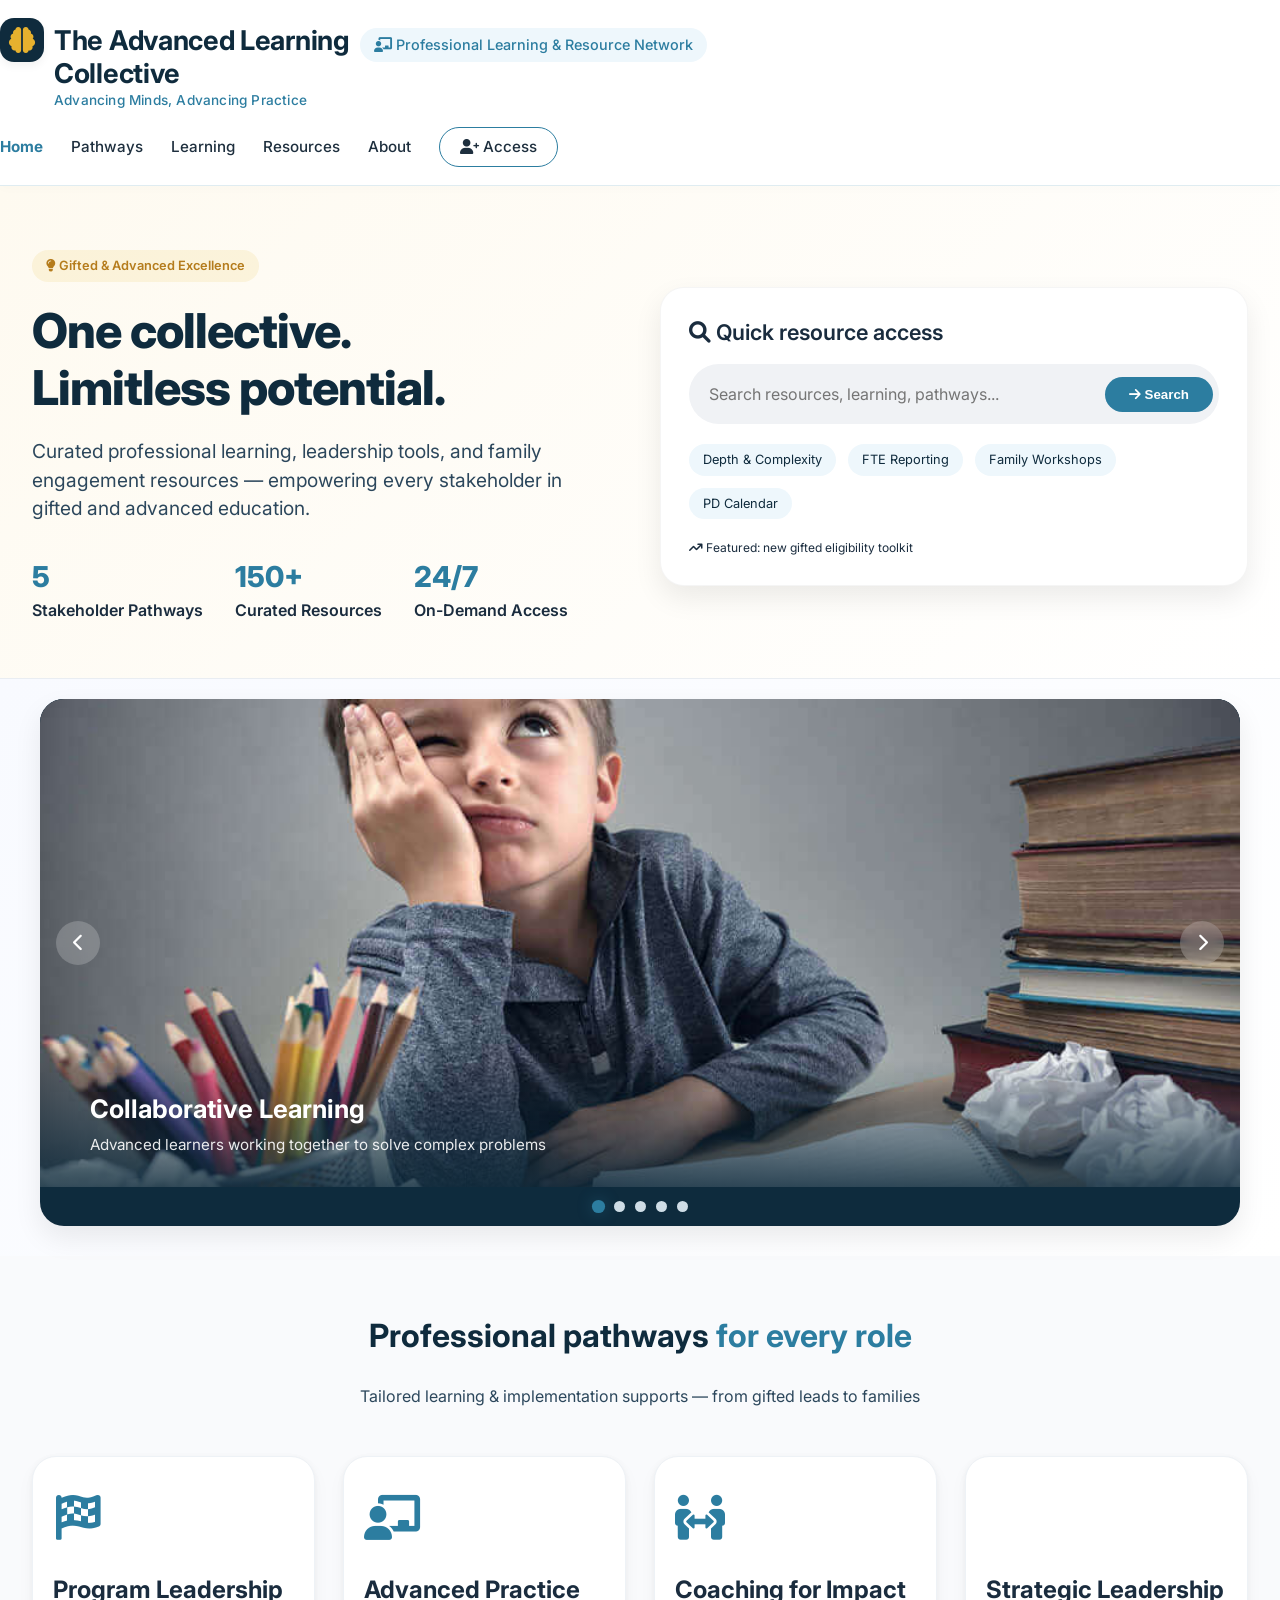
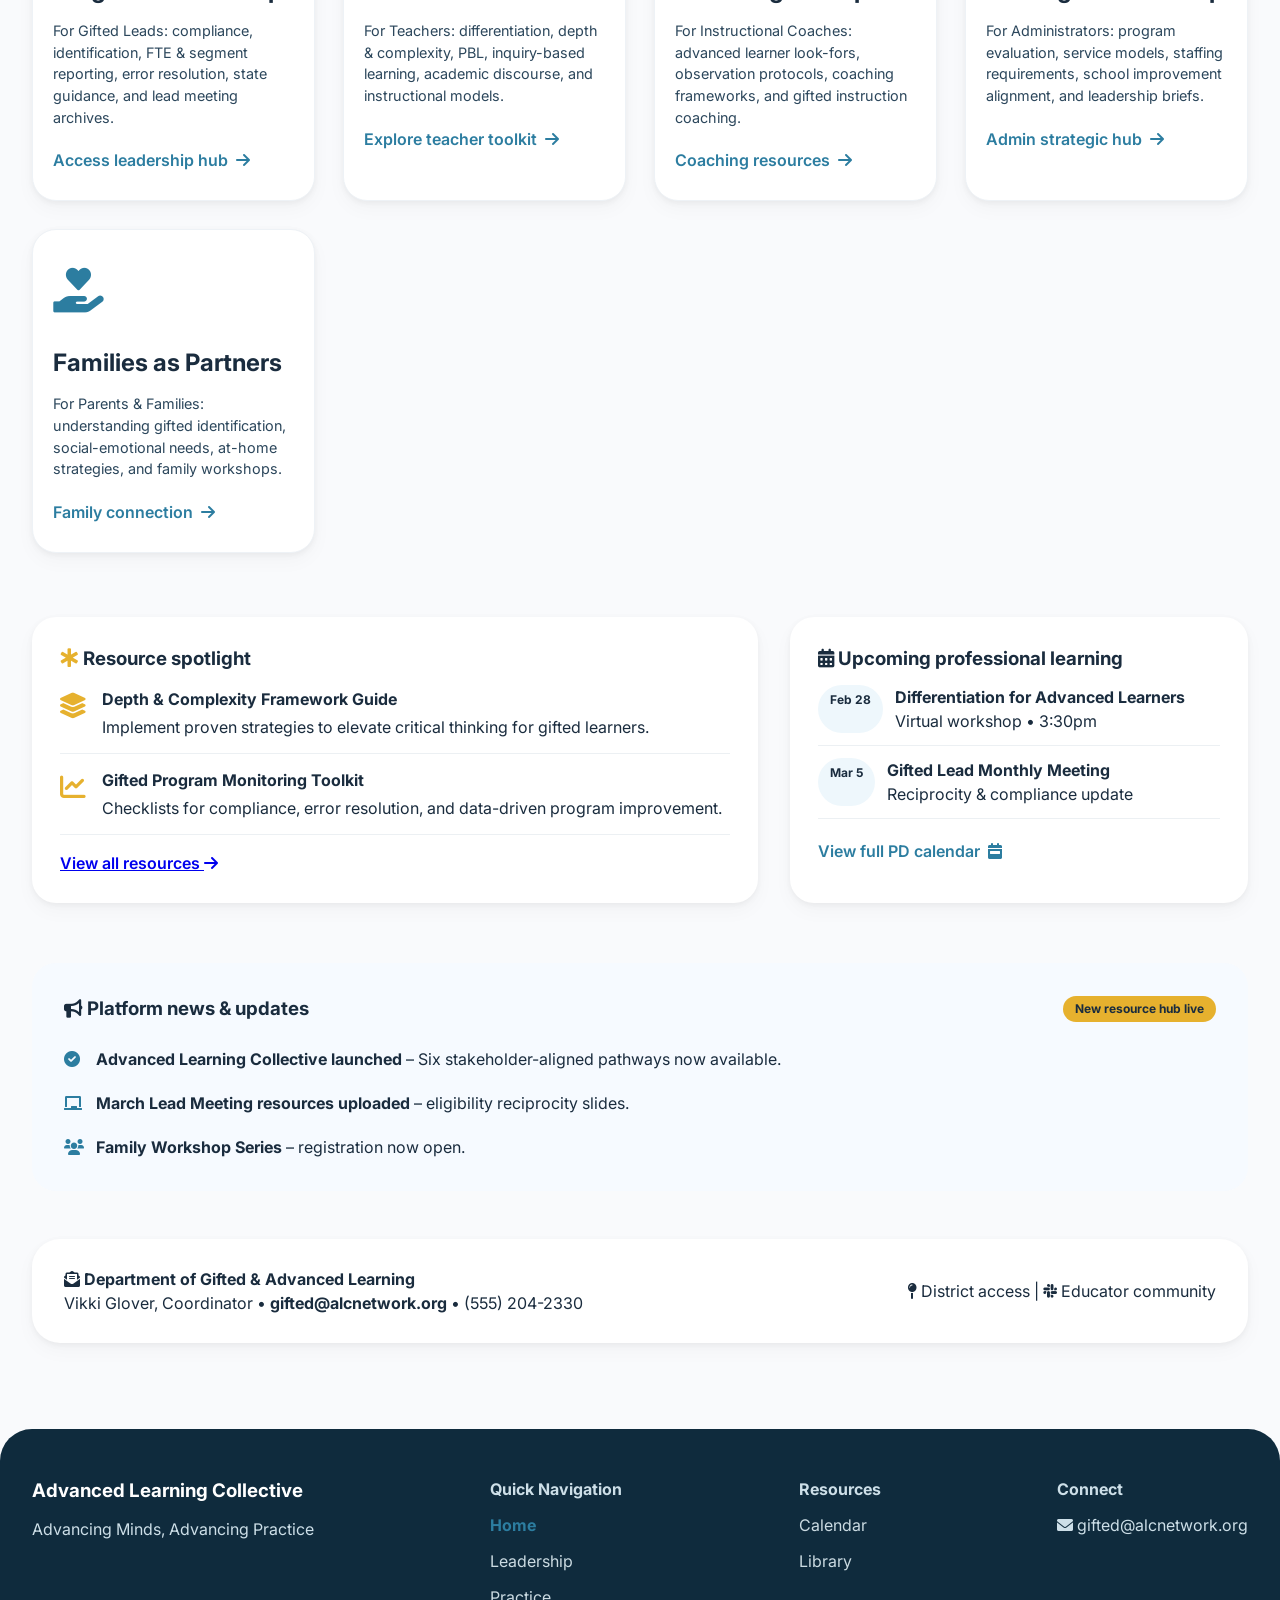
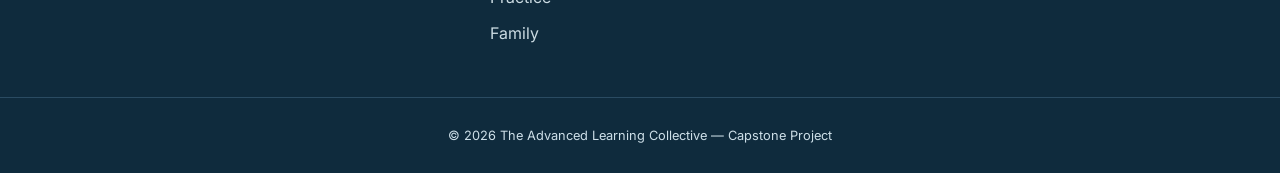
<file: index.html>
<!DOCTYPE html>
<html lang="en">
<head>
  <meta charset="UTF-8">
  <meta name="viewport" content="width=device-width, initial-scale=1.0">
  <title>ALC | Home</title>
  <link href="https://fonts.googleapis.com/css2?family=Inter:opsz,wght@14..32,300;14..32,400;14..32,600;14..32,700;14..32,800&display=swap" rel="stylesheet">
  <link rel="stylesheet" href="https://cdnjs.cloudflare.com/ajax/libs/font-awesome/6.0.0-beta3/css/all.min.css">
  <link rel="stylesheet" href="styles.css">
</head>
<body>

<header class="site-header">
  <div class="container header-flex">
    <div class="logo-area">
      <div class="logo-icon"><i class="fas fa-brain"></i></div>
      <div class="logo-text">
        <h1>The Advanced Learning <br>Collective</h1>
        <span>Advancing Minds, Advancing Practice</span>
      </div>
      <div class="tagline-header"><i class="fas fa-chalkboard-user"></i> Professional Learning & Resource Network</div>
    </div>
    <div class="nav-links">
      <a href="index.html">Home</a>
      <a href="paths.html">Pathways</a>
      <a href="learn.html">Learning</a>
      <a href="resources.html">Resources</a>
      <a href="about.html">About</a>
      <a href="access.html" class="btn-outline"><i class="fas fa-user-plus"></i> Access</a>
      <span id="userGreeting" style="display: none; font-weight: 600; color: var(--primary-accent);"></span>
      <button id="logoutBtn" onclick="logout()" style="display: none; background: none; border: 1px solid #dc3545; color: #dc3545; padding: 6px 16px; border-radius: 20px; cursor: pointer; font-weight: 500; font-family: 'Inter', sans-serif;">
        <i class="fas fa-sign-out-alt"></i> Logout
      </button>
    </div>
  </div>
</header>

<main>
  <section class="hero">
    <div class="container hero-grid">
      <div class="hero-content">
        <div class="hero-badge"><i class="fas fa-lightbulb"></i> Gifted & Advanced Excellence</div>
        <h2>One collective.<br>Limitless potential.</h2>
        <p>Curated professional learning, leadership tools, and family engagement resources — empowering every stakeholder in gifted and advanced education.</p>
        <div class="hero-stats">
          <div class="stat-item"><span class="stat-number">5</span> <br>Stakeholder Pathways</div>
          <div class="stat-item"><span class="stat-number">150+</span><br>Curated Resources</div>
          <div class="stat-item"><span class="stat-number">24/7</span><br>On-Demand Access</div>
        </div>
      </div>
      <div class="quick-search">
        <h3><i class="fas fa-magnifying-glass"></i> Quick resource access</h3>
        <div class="search-box" style="position: relative;">
          <input type="text" id="globalSearch" placeholder="Search resources, learning, pathways..." autocomplete="off">
          <button onclick="performGlobalSearch()"><i class="fas fa-arrow-right"></i> Search</button>
          <!-- Search Results Dropdown -->
          <div id="searchDropdown" style="display: none; position: absolute; top: 100%; left: 0; right: 0; background: white; border-radius: 12px; box-shadow: var(--shadow-md); margin-top: 8px; max-height: 400px; overflow-y: auto; z-index: 1000; border: 1px solid var(--gray-light);">
            <div id="searchResultsList"></div>
          </div>
        </div>
        <div class="featured-links">
          <a href="resources.html">Depth & Complexity</a>
          <a href="resources.html">FTE Reporting</a>
          <a href="family.html">Family Workshops</a>
          <a href="calendar.html">PD Calendar</a>
        </div>
        <p style="font-size: 0.75rem; margin-top: 20px;"><i class="fas fa-arrow-trend-up"></i> Featured: new gifted eligibility toolkit</p>
      </div>
    </div>
  </section>

  <section class="slideshow-section">
    <div class="container">
      <div class="slideshow-container">
        <div class="slideshow-wrapper">
          <div class="slideshow-slides" id="slideshowSlides">
            <div class="slide active">
              <div class="slide-placeholder">
                <i class="fas fa-image" style="font-size: 4rem; color: var(--gold-accent);"></i>
                <p style="margin-top: 20px; color: rgba(255,255,255,0.7);">Loading slideshow images...</p>
              </div>
            </div>
          </div>
          <button class="slide-arrow slide-arrow-left" id="slidePrev">
            <i class="fas fa-chevron-left"></i>
          </button>
          <button class="slide-arrow slide-arrow-right" id="slideNext">
            <i class="fas fa-chevron-right"></i>
          </button>
        </div>
        <div class="slide-dots" id="slideDots"></div>
      </div>
    </div>
  </section>

  <div class="container">
    <h2 class="section-title">Professional pathways <span style="color: var(--primary-accent);">for every role</span></h2>
    <p class="section-sub">Tailored learning & implementation supports — from gifted leads to families</p>
    <div class="pathways-grid">
      <div class="pathway-card">
        <div class="card-icon"><i class="fas fa-flag-checkered"></i></div>
        <h3>Program Leadership</h3>
        <p>For Gifted Leads: compliance, identification, FTE & segment reporting, error resolution, state guidance, and lead meeting archives.</p>
        <a href="leadership.html" class="path-link">Access leadership hub <i class="fas fa-arrow-right"></i></a>
      </div>
      <div class="pathway-card">
        <div class="card-icon"><i class="fas fa-chalkboard-user"></i></div>
        <h3>Advanced Practice</h3>
        <p>For Teachers: differentiation, depth & complexity, PBL, inquiry-based learning, academic discourse, and instructional models.</p>
        <a href="practice.html" class="path-link">Explore teacher toolkit <i class="fas fa-arrow-right"></i></a>
      </div>
      <div class="pathway-card">
        <div class="card-icon"><i class="fas fa-people-arrows"></i></div>
        <h3>Coaching for Impact</h3>
        <p>For Instructional Coaches: advanced learner look-fors, observation protocols, coaching frameworks, and gifted instruction coaching.</p>
        <a href="coaching.html" class="path-link">Coaching resources <i class="fas fa-arrow-right"></i></a>
      </div>
      <div class="pathway-card">
        <div class="card-icon"><i class="fas fa-building-user"></i></div>
        <h3>Strategic Leadership</h3>
        <p>For Administrators: program evaluation, service models, staffing requirements, school improvement alignment, and leadership briefs.</p>
        <a href="strategic.html" class="path-link">Admin strategic hub <i class="fas fa-arrow-right"></i></a>
      </div>
      <div class="pathway-card">
        <div class="card-icon"><i class="fas fa-hand-holding-heart"></i></div>
        <h3>Families as Partners</h3>
        <p>For Parents & Families: understanding gifted identification, social-emotional needs, at-home strategies, and family workshops.</p>
        <a href="family.html" class="path-link">Family connection <i class="fas fa-arrow-right"></i></a>
      </div>
    </div>
  </div>

  <div class="container two-col-flex">
    <div class="resources-preview">
      <h3><i class="fas fa-star-of-life" style="color: var(--gold-accent);"></i> Resource spotlight</h3>
      <div class="res-item">
        <div class="res-icon"><i class="fas fa-layer-group"></i></div>
        <div class="res-info">
          <h4>Depth & Complexity Framework Guide</h4>
          <p>Implement proven strategies to elevate critical thinking for gifted learners.</p>
        </div>
      </div>
      <div class="res-item">
        <div class="res-icon"><i class="fas fa-chart-line"></i></div>
        <div class="res-info">
          <h4>Gifted Program Monitoring Toolkit</h4>
          <p>Checklists for compliance, error resolution, and data-driven program improvement.</p>
        </div>
      </div>
      <div style="margin-top: 16px;"><a href="resources.html" style="font-weight: 600;">View all resources <i class="fas fa-arrow-right"></i></a></div>
    </div>
    <div class="calendar-preview">
      <h3><i class="fas fa-calendar-alt"></i> Upcoming professional learning</h3>
      <div class="event-item">
        <div class="event-date">Feb 28</div>
        <div><strong>Differentiation for Advanced Learners</strong><br>Virtual workshop • 3:30pm</div>
      </div>
      <div class="event-item">
        <div class="event-date">Mar 5</div>
        <div><strong>Gifted Lead Monthly Meeting</strong><br>Reciprocity & compliance update</div>
      </div>
      <div style="margin-top: 20px;"><a href="calendar.html" class="path-link">View full PD calendar <i class="fas fa-calendar-week"></i></a></div>
    </div>
  </div>

  <div class="container">
    <div class="news-section">
      <div style="display: flex; justify-content: space-between; flex-wrap: wrap; align-items: center;">
        <h3><i class="fas fa-bullhorn"></i> Platform news & updates</h3>
        <span style="background: var(--gold-accent); padding: 4px 12px; border-radius: 30px; font-size: 0.75rem; font-weight: bold;">New resource hub live</span>
      </div>
      <div class="update-list" style="margin-top: 24px;">
        <div class="update-item"><i class="fas fa-check-circle"></i> <strong>Advanced Learning Collective launched</strong> – Six stakeholder-aligned pathways now available.</div>
        <div class="update-item"><i class="fas fa-chalkboard"></i> <strong>March Lead Meeting resources uploaded</strong> – eligibility reciprocity slides.</div>
        <div class="update-item"><i class="fas fa-users"></i> <strong>Family Workshop Series</strong> – registration now open.</div>
      </div>
    </div>
  </div>

  <div class="container" style="margin-bottom: 30px;">
    <div style="background: var(--white); border-radius: 28px; padding: 28px 32px; box-shadow: var(--shadow-sm); display: flex; flex-wrap: wrap; justify-content: space-between; align-items: center; gap: 20px;">
      <div>
        <h4><i class="fas fa-envelope-open-text"></i> Department of Gifted & Advanced Learning</h4>
        <p>Vikki Glover, Coordinator • <strong>gifted@alcnetwork.org</strong> • (555) 204-2330</p>
      </div>
      <div><i class="fas fa-map-pin"></i> District access | <i class="fab fa-slack"></i> Educator community</div>
    </div>
  </div>
</main>

<footer class="footer">
  <div class="container footer-grid">
    <div class="footer-col">
      <h3 style="color: white;">Advanced Learning Collective</h3>
      <p>Advancing Minds, Advancing Practice</p>
    </div>
    <div class="footer-col">
      <h4>Quick Navigation</h4>
      <p><a href="index.html">Home</a></p>
      <p><a href="leadership.html">Leadership</a></p>
      <p><a href="practice.html">Practice</a></p>
      <p><a href="family.html">Family</a></p>
    </div>
    <div class="footer-col">
      <h4>Resources</h4>
      <p><a href="calendar.html">Calendar</a></p>
      <p><a href="resources.html">Library</a></p>
    </div>
    <div class="footer-col">
      <h4>Connect</h4>
      <p><i class="fas fa-envelope"></i> gifted@alcnetwork.org</p>
    </div>
  </div>
  <div class="container copyright">
    <p>© 2026 The Advanced Learning Collective — Capstone Project</p>
  </div>
</footer>

<script src="script.js"></script>
</body>
</html>
</file>
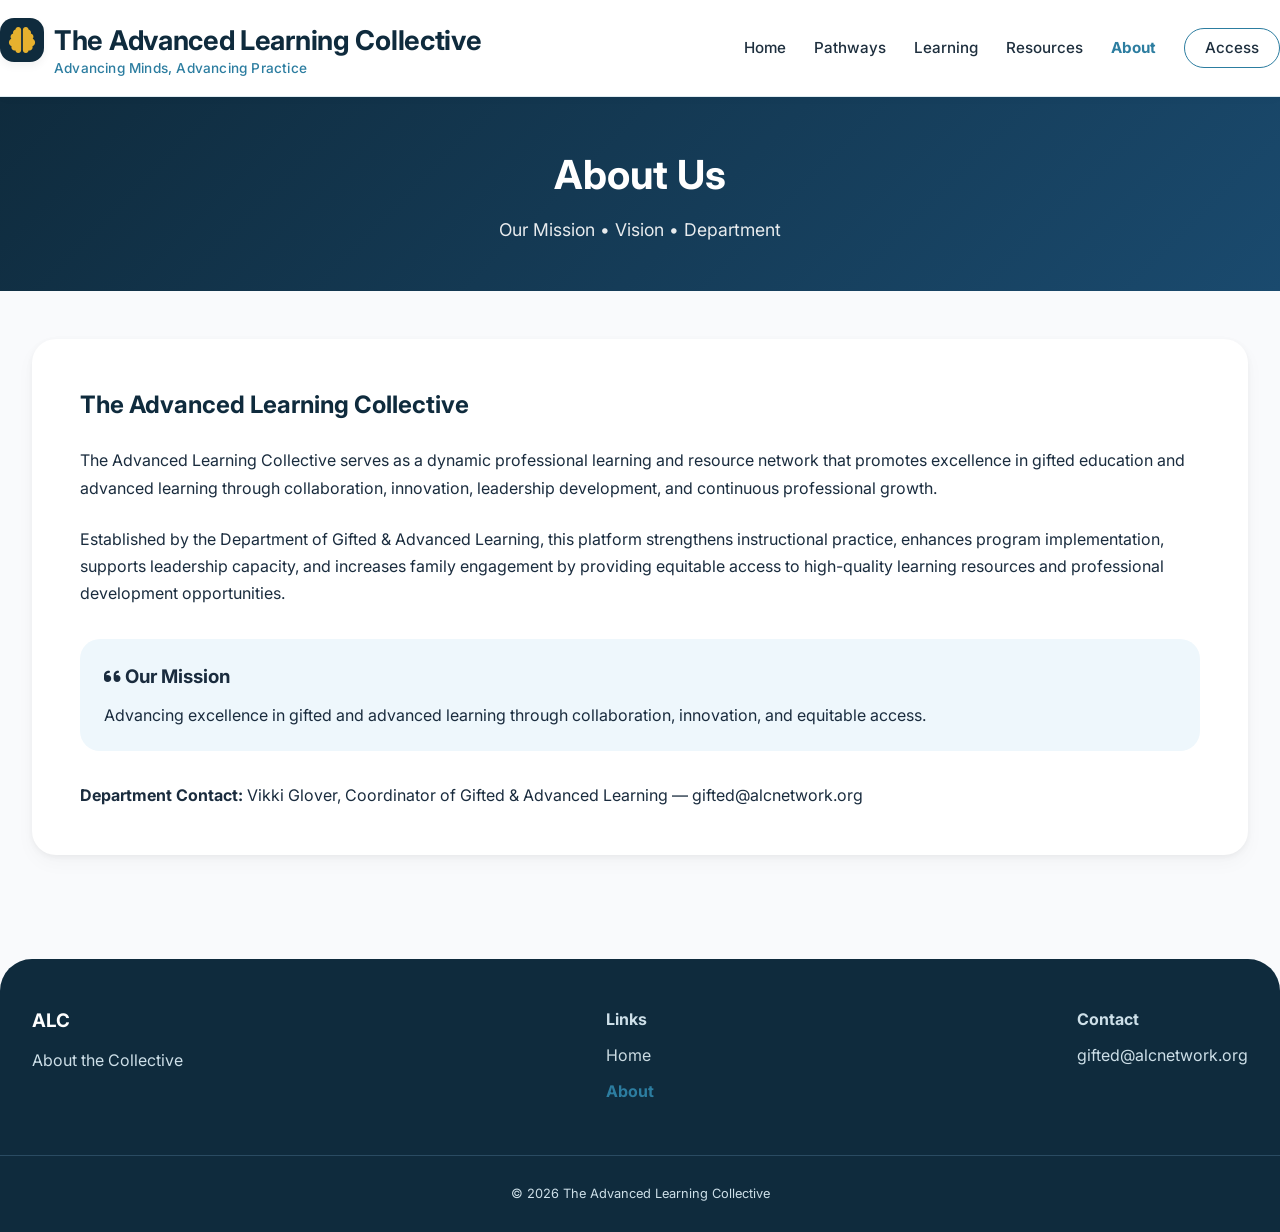
<file: about.html>
<!DOCTYPE html>
<html lang="en">
<head>
  <meta charset="UTF-8">
  <meta name="viewport" content="width=device-width, initial-scale=1.0">
  <title>ALC | About</title>
  <link href="https://fonts.googleapis.com/css2?family=Inter:opsz,wght@14..32,300;14..32,400;14..32,600;14..32,700;14..32,800&display=swap" rel="stylesheet">
  <link rel="stylesheet" href="https://cdnjs.cloudflare.com/ajax/libs/font-awesome/6.0.0-beta3/css/all.min.css">
  <link rel="stylesheet" href="styles.css">
</head>
<body>

<header class="site-header">
  <div class="container header-flex">
    <div class="logo-area">
      <div class="logo-icon"><i class="fas fa-brain"></i></div>
      <div class="logo-text"><h1>The Advanced Learning Collective</h1><span>Advancing Minds, Advancing Practice</span></div>
    </div>
    <div class="nav-links">
      <a href="index.html">Home</a>
      <a href="paths.html">Pathways</a>
      <a href="learn.html">Learning</a>
      <a href="resources.html">Resources</a>
      <a href="about.html">About</a>
      <a href="access.html" class="btn-outline">Access</a>
    </div>
  </div>
</header>

<section class="page-header">
  <div class="container">
    <h1>About Us</h1>
    <p>Our Mission • Vision • Department</p>
  </div>
</section>

<div class="container">
  <div style="background: white; border-radius: var(--card-radius); padding: 48px; margin: 48px 0; box-shadow: var(--shadow-sm);">
    <h2 style="color: var(--primary-dark); margin-bottom: 24px;">The Advanced Learning Collective</h2>
    <p style="margin-bottom: 24px; line-height: 1.7;">The Advanced Learning Collective serves as a dynamic professional learning and resource network that promotes excellence in gifted education and advanced learning through collaboration, innovation, leadership development, and continuous professional growth.</p>
    <p style="margin-bottom: 24px; line-height: 1.7;">Established by the Department of Gifted & Advanced Learning, this platform strengthens instructional practice, enhances program implementation, supports leadership capacity, and increases family engagement by providing equitable access to high-quality learning resources and professional development opportunities.</p>
    <div style="background: var(--primary-light); padding: 24px; border-radius: var(--border-radius); margin: 32px 0;">
      <h3><i class="fas fa-quote-left"></i> Our Mission</h3>
      <p style="margin-top: 12px;">Advancing excellence in gifted and advanced learning through collaboration, innovation, and equitable access.</p>
    </div>
    <p><strong>Department Contact:</strong> Vikki Glover, Coordinator of Gifted & Advanced Learning — gifted@alcnetwork.org</p>
  </div>
</div>

<footer class="footer">
  <div class="container footer-grid">
    <div class="footer-col"><h3 style="color: white;">ALC</h3><p>About the Collective</p></div>
    <div class="footer-col"><h4>Links</h4><p><a href="home.html">Home</a></p><p><a href="about.html">About</a></p></div>
    <div class="footer-col"><h4>Contact</h4><p>gifted@alcnetwork.org</p></div>
  </div>
  <div class="container copyright"><p>© 2026 The Advanced Learning Collective</p></div>
</footer>
<script src="script.js"></script>
</body>
</html>
</file>
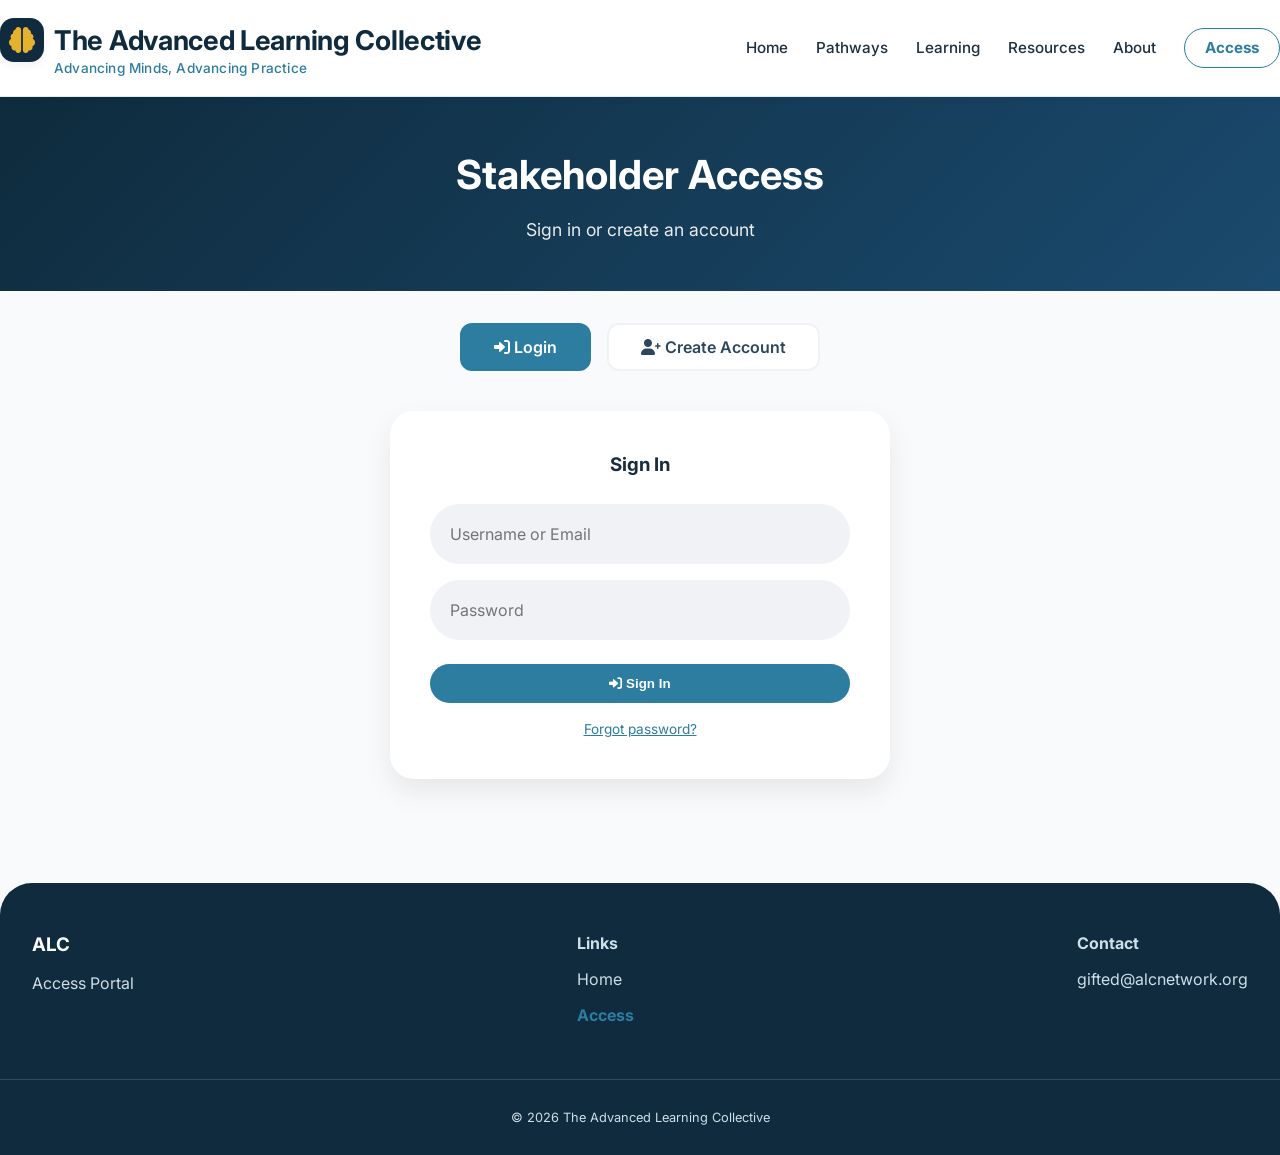
<file: access.html>
<!DOCTYPE html>
<html lang="en">
<head>
  <meta charset="UTF-8">
  <meta name="viewport" content="width=device-width, initial-scale=1.0">
  <title>ALC | Access</title>
  <link href="https://fonts.googleapis.com/css2?family=Inter:opsz,wght@14..32,300;14..32,400;14..32,600;14..32,700;14..32,800&display=swap" rel="stylesheet">
  <link rel="stylesheet" href="https://cdnjs.cloudflare.com/ajax/libs/font-awesome/6.0.0-beta3/css/all.min.css">
  <link rel="stylesheet" href="styles.css">
</head>
<body>

<header class="site-header">
  <div class="container header-flex">
    <div class="logo-area">
      <div class="logo-icon"><i class="fas fa-brain"></i></div>
      <div class="logo-text"><h1>The Advanced Learning Collective</h1><span>Advancing Minds, Advancing Practice</span></div>
    </div>
    <div class="nav-links">
      <a href="index.html">Home</a>
      <a href="paths.html">Pathways</a>
      <a href="learn.html">Learning</a>
      <a href="resources.html">Resources</a>
      <a href="about.html">About</a>
      <a href="access.html" class="btn-outline">Access</a>
    </div>
  </div>
</header>

<main>
  <section class="page-header">
    <div class="container">
      <h1>Stakeholder Access</h1>
      <p>Sign in or create an account</p>
    </div>
  </section>

  <div class="container">
    <div style="display: flex; justify-content: center; gap: 16px; margin: 32px 0 40px 0;">
      <button id="loginTab" class="access-tab active" onclick="switchAccessTab('login')">
        <i class="fas fa-sign-in-alt"></i> Login
      </button>
      <button id="createTab" class="access-tab" onclick="switchAccessTab('create')">
        <i class="fas fa-user-plus"></i> Create Account
      </button>
    </div>

    <div id="loginForm" style="max-width: 500px; margin: 0 auto 48px auto; background: white; border-radius: var(--card-radius); padding: 40px; box-shadow: var(--shadow-md);">
      <h3 style="margin-bottom: 24px; text-align: center;">Sign In</h3>
      <div class="search-box" style="margin-bottom: 16px;">
        <input type="text" id="loginUsername" placeholder="Username or Email">
      </div>
      <div class="search-box" style="margin-bottom: 24px;">
        <input type="password" id="loginPassword" placeholder="Password">
      </div>
      <button class="btn-outline" onclick="handleLogin()" style="width: 100%; text-align: center; display: block; background: var(--primary-accent); color: white; border: none; padding: 12px;">
        <i class="fas fa-sign-in-alt"></i> Sign In
      </button>
      <p style="text-align: center; margin-top: 16px; font-size: 0.85rem;">
        <a href="#" style="color: var(--primary-accent);">Forgot password?</a>
      </p>
    </div>

    <div id="createForm" style="max-width: 500px; margin: 0 auto 48px auto; background: white; border-radius: var(--card-radius); padding: 40px; box-shadow: var(--shadow-md); display: none;">
      <h3 style="margin-bottom: 24px; text-align: center;">Create Account</h3>
      
      <div class="search-box" style="margin-bottom: 16px;">
        <input type="text" id="createUsername" placeholder="Username">
      </div>
      <div class="search-box" style="margin-bottom: 16px;">
        <input type="email" id="createEmail" placeholder="Email Address">
      </div>
      <div class="search-box" style="margin-bottom: 16px;">
        <input type="password" id="createPassword" placeholder="Password (min 6 characters)">
      </div>
      <div class="search-box" style="margin-bottom: 24px;">
        <input type="password" id="createConfirm" placeholder="Confirm Password">
      </div>
      
      <div style="margin-bottom: 24px;">
        <p style="font-weight: 600; margin-bottom: 12px; color: var(--text-dark);">Account Type:</p>
        <div style="display: flex; gap: 20px; flex-wrap: wrap;">
          <label style="display: flex; align-items: center; gap: 8px; cursor: pointer; padding: 10px 20px; border: 2px solid var(--gray-light); border-radius: 12px; transition: 0.2s; flex: 1; min-width: 120px;">
            <input type="radio" name="accountType" value="admin" id="adminType" style="accent-color: var(--primary-accent);">
            <i class="fas fa-user-shield" style="color: var(--gold-accent);"></i>
            <span>Admin</span>
          </label>
          <label style="display: flex; align-items: center; gap: 8px; cursor: pointer; padding: 10px 20px; border: 2px solid var(--gray-light); border-radius: 12px; transition: 0.2s; flex: 1; min-width: 120px;">
            <input type="radio" name="accountType" value="standard" id="standardType" checked style="accent-color: var(--primary-accent);">
            <i class="fas fa-user" style="color: var(--primary-accent);"></i>
            <span>Standard</span>
          </label>
        </div>
      </div>
      
      <button class="btn-outline" onclick="handleCreateAccount()" style="width: 100%; text-align: center; display: block; background: var(--primary-accent); color: white; border: none; padding: 12px;">
        <i class="fas fa-user-plus"></i> Create Account
      </button>
      <p style="text-align: center; margin-top: 16px; font-size: 0.85rem; color: var(--text-soft);">
        Already have an account? <a href="#" onclick="switchAccessTab('login'); return false;" style="color: var(--primary-accent);">Sign in</a>
      </p>
    </div>
  </div>
</main>

<footer class="footer">
  <div class="container footer-grid">
    <div class="footer-col"><h3 style="color: white;">ALC</h3><p>Access Portal</p></div>
    <div class="footer-col"><h4>Links</h4><p><a href="index.html">Home</a></p><p><a href="access.html">Access</a></p></div>
    <div class="footer-col"><h4>Contact</h4><p>gifted@alcnetwork.org</p></div>
  </div>
  <div class="container copyright"><p>© 2026 The Advanced Learning Collective</p></div>
</footer>

<script src="script.js"></script>
</body>
</html>
</file>
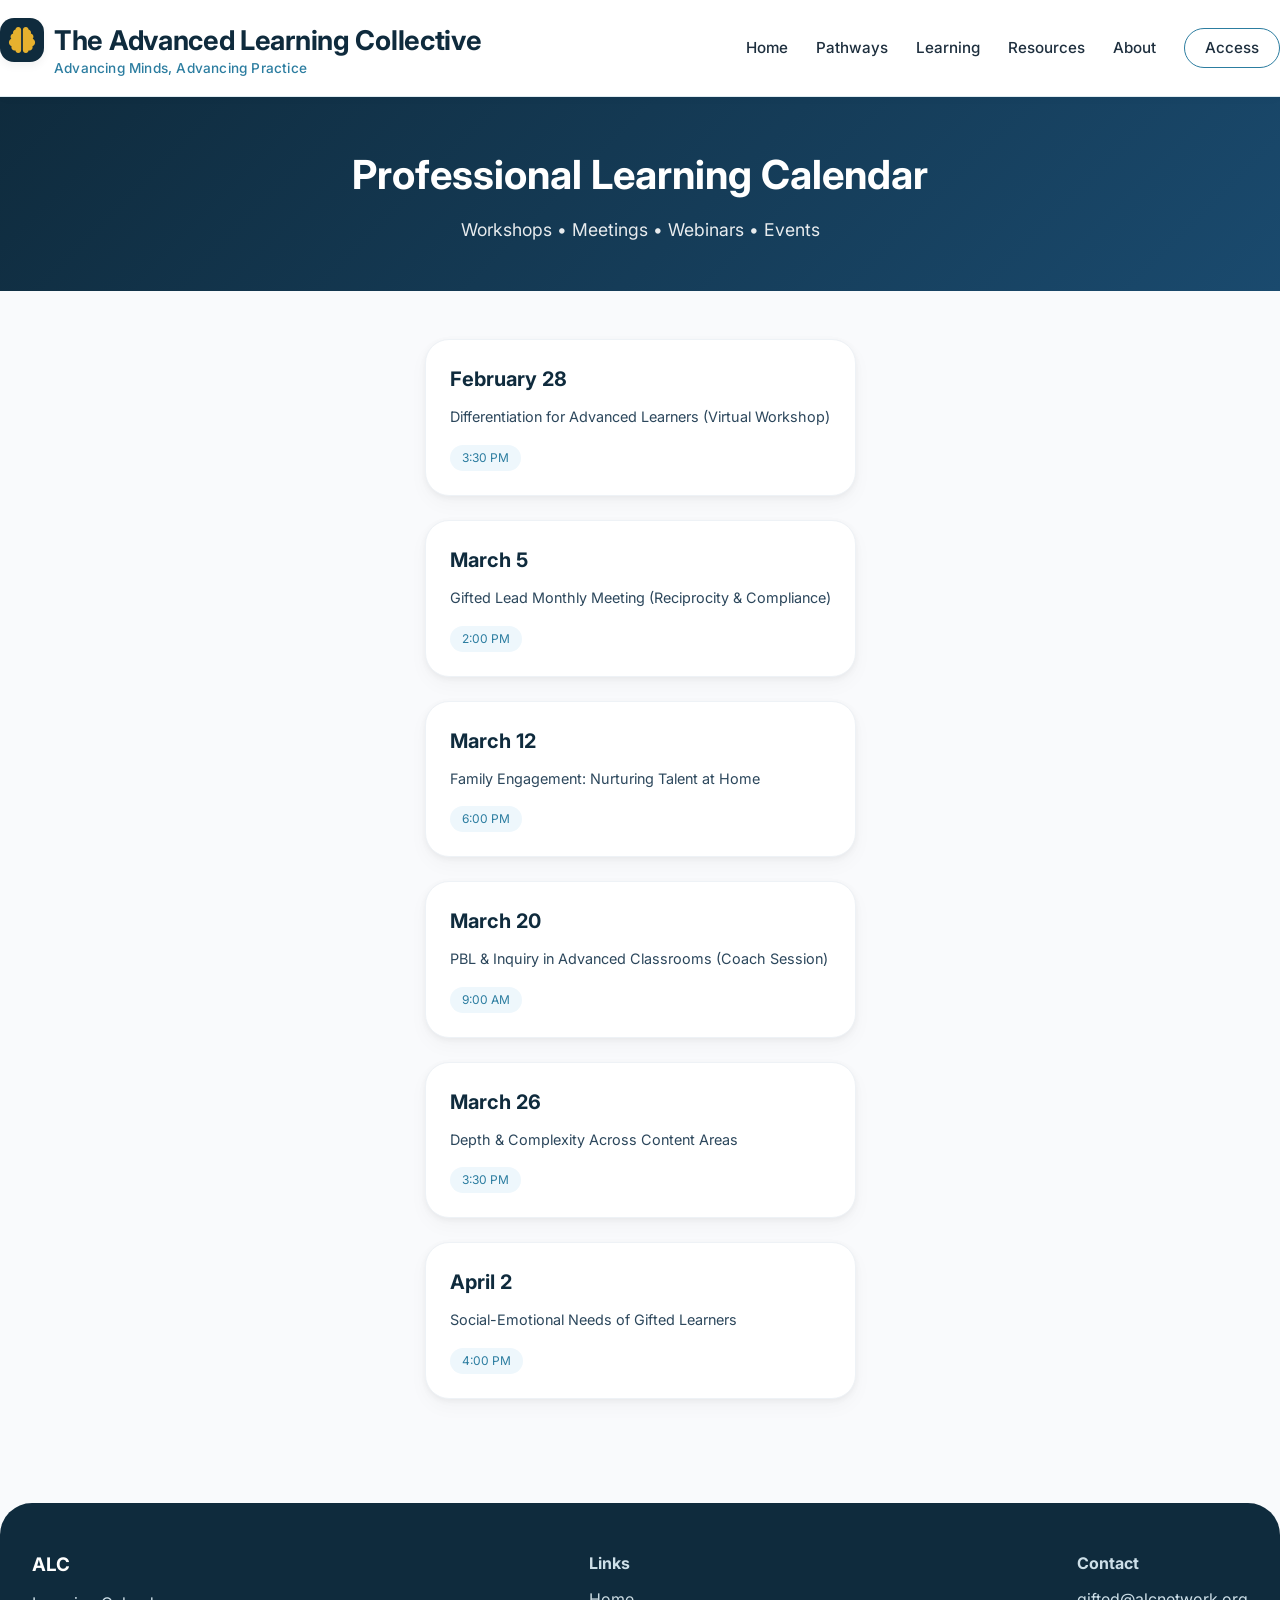
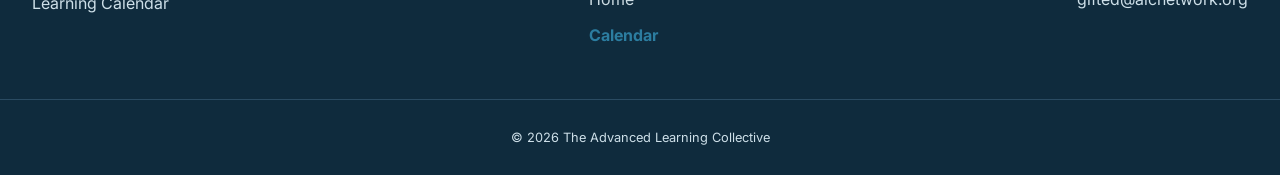
<file: calendar.html>
<!DOCTYPE html>
<html lang="en">
<head>
  <meta charset="UTF-8">
  <meta name="viewport" content="width=device-width, initial-scale=1.0">
  <title>ALC | Calendar</title>
  <link href="https://fonts.googleapis.com/css2?family=Inter:opsz,wght@14..32,300;14..32,400;14..32,600;14..32,700;14..32,800&display=swap" rel="stylesheet">
  <link rel="stylesheet" href="https://cdnjs.cloudflare.com/ajax/libs/font-awesome/6.0.0-beta3/css/all.min.css">
  <link rel="stylesheet" href="styles.css">
</head>
<body>

<header class="site-header">
  <div class="container header-flex">
    <div class="logo-area">
      <div class="logo-icon"><i class="fas fa-brain"></i></div>
      <div class="logo-text"><h1>The Advanced Learning Collective</h1><span>Advancing Minds, Advancing Practice</span></div>
    </div>
    <div class="nav-links">
      <a href="index.html">Home</a>
      <a href="paths.html">Pathways</a>
      <a href="learn.html">Learning</a>
      <a href="resources.html">Resources</a>
      <a href="about.html">About</a>
      <a href="access.html" class="btn-outline">Access</a>
    </div>
  </div>
</header>

<section class="page-header">
  <div class="container">
    <h1>Professional Learning Calendar</h1>
    <p>Workshops • Meetings • Webinars • Events</p>
  </div>
</section>

<div class="container">
  <div class="resource-grid">
    <div class="resource-card"><h3>February 28</h3><p>Differentiation for Advanced Learners (Virtual Workshop)</p><span class="resource-tag">3:30 PM</span></div>
    <div class="resource-card"><h3>March 5</h3><p>Gifted Lead Monthly Meeting (Reciprocity & Compliance)</p><span class="resource-tag">2:00 PM</span></div>
    <div class="resource-card"><h3>March 12</h3><p>Family Engagement: Nurturing Talent at Home</p><span class="resource-tag">6:00 PM</span></div>
    <div class="resource-card"><h3>March 20</h3><p>PBL & Inquiry in Advanced Classrooms (Coach Session)</p><span class="resource-tag">9:00 AM</span></div>
    <div class="resource-card"><h3>March 26</h3><p>Depth & Complexity Across Content Areas</p><span class="resource-tag">3:30 PM</span></div>
    <div class="resource-card"><h3>April 2</h3><p>Social-Emotional Needs of Gifted Learners</p><span class="resource-tag">4:00 PM</span></div>
  </div>
</div>

<footer class="footer">
  <div class="container footer-grid">
    <div class="footer-col"><h3 style="color: white;">ALC</h3><p>Learning Calendar</p></div>
    <div class="footer-col"><h4>Links</h4><p><a href="index.html">Home</a></p><p><a href="calendar.html">Calendar</a></p></div>
    <div class="footer-col"><h4>Contact</h4><p>gifted@alcnetwork.org</p></div>
  </div>
  <div class="container copyright"><p>© 2026 The Advanced Learning Collective</p></div>
</footer>
<script src="script.js"></script>
</body>
</html>
</file>
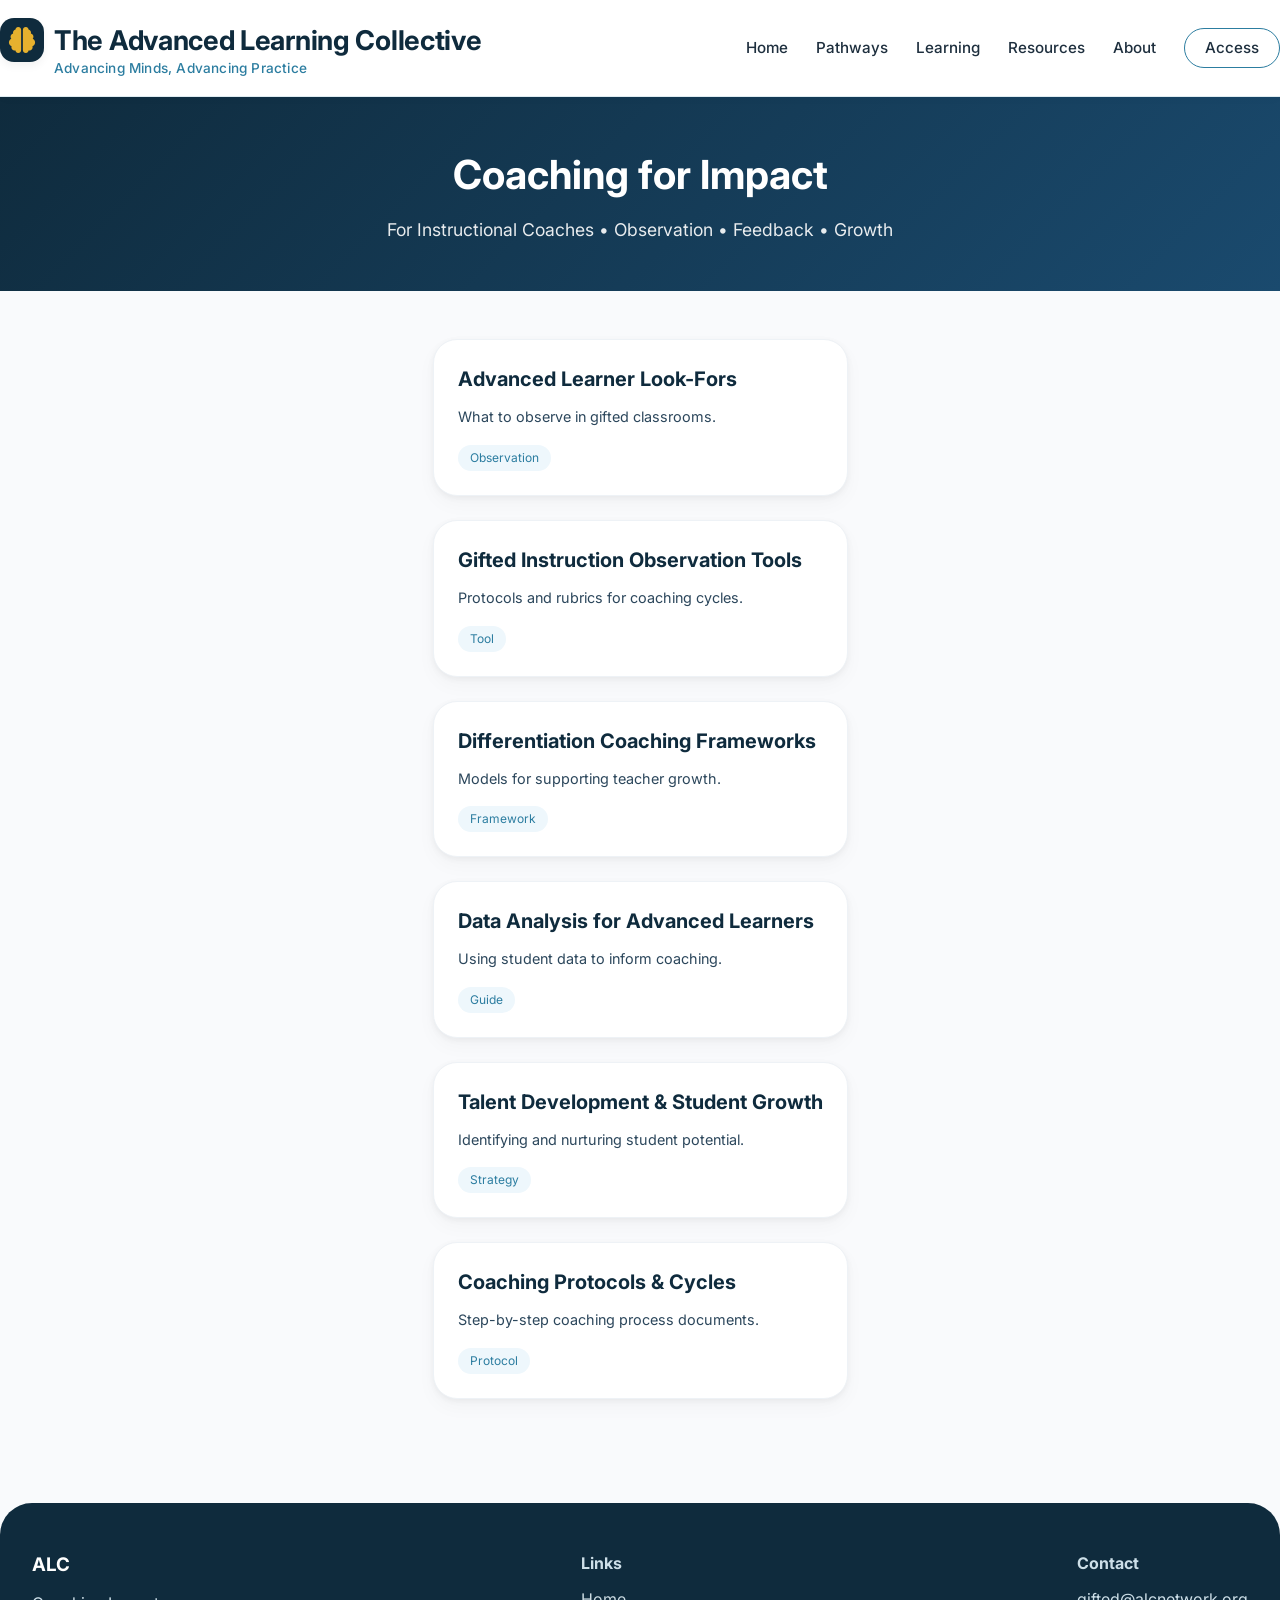
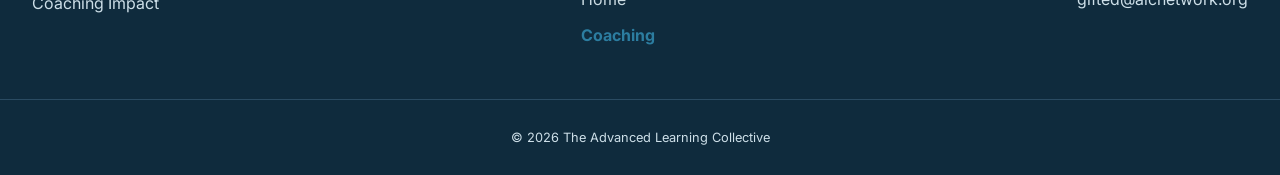
<file: coaching.html>
<!DOCTYPE html>
<html lang="en">
<head>
  <meta charset="UTF-8">
  <meta name="viewport" content="width=device-width, initial-scale=1.0">
  <title>ALC | Coaching</title>
  <link href="https://fonts.googleapis.com/css2?family=Inter:opsz,wght@14..32,300;14..32,400;14..32,600;14..32,700;14..32,800&display=swap" rel="stylesheet">
  <link rel="stylesheet" href="https://cdnjs.cloudflare.com/ajax/libs/font-awesome/6.0.0-beta3/css/all.min.css">
  <link rel="stylesheet" href="styles.css">
</head>
<body>

<header class="site-header">
  <div class="container header-flex">
    <div class="logo-area">
      <div class="logo-icon"><i class="fas fa-brain"></i></div>
      <div class="logo-text"><h1>The Advanced Learning Collective</h1><span>Advancing Minds, Advancing Practice</span></div>
    </div>
    <div class="nav-links">
      <a href="index.html">Home</a>
      <a href="paths.html">Pathways</a>
      <a href="learn.html">Learning</a>
      <a href="resources.html">Resources</a>
      <a href="about.html">About</a>
      <a href="access.html" class="btn-outline">Access</a>
    </div>
  </div>
</header>

<section class="page-header">
  <div class="container">
    <h1>Coaching for Impact</h1>
    <p>For Instructional Coaches • Observation • Feedback • Growth</p>
  </div>
</section>

<div class="container">
  <div class="resource-grid">
    <div class="resource-card"><h3>Advanced Learner Look-Fors</h3><p>What to observe in gifted classrooms.</p><span class="resource-tag">Observation</span></div>
    <div class="resource-card"><h3>Gifted Instruction Observation Tools</h3><p>Protocols and rubrics for coaching cycles.</p><span class="resource-tag">Tool</span></div>
    <div class="resource-card"><h3>Differentiation Coaching Frameworks</h3><p>Models for supporting teacher growth.</p><span class="resource-tag">Framework</span></div>
    <div class="resource-card"><h3>Data Analysis for Advanced Learners</h3><p>Using student data to inform coaching.</p><span class="resource-tag">Guide</span></div>
    <div class="resource-card"><h3>Talent Development & Student Growth</h3><p>Identifying and nurturing student potential.</p><span class="resource-tag">Strategy</span></div>
    <div class="resource-card"><h3>Coaching Protocols & Cycles</h3><p>Step-by-step coaching process documents.</p><span class="resource-tag">Protocol</span></div>
  </div>
</div>

<footer class="footer">
  <div class="container footer-grid">
    <div class="footer-col"><h3 style="color: white;">ALC</h3><p>Coaching Impact</p></div>
    <div class="footer-col"><h4>Links</h4><p><a href="index.html">Home</a></p><p><a href="coaching.html">Coaching</a></p></div>
    <div class="footer-col"><h4>Contact</h4><p>gifted@alcnetwork.org</p></div>
  </div>
  <div class="container copyright"><p>© 2026 The Advanced Learning Collective</p></div>
</footer>
<script src="script.js"></script>
</body>
</html>
</file>
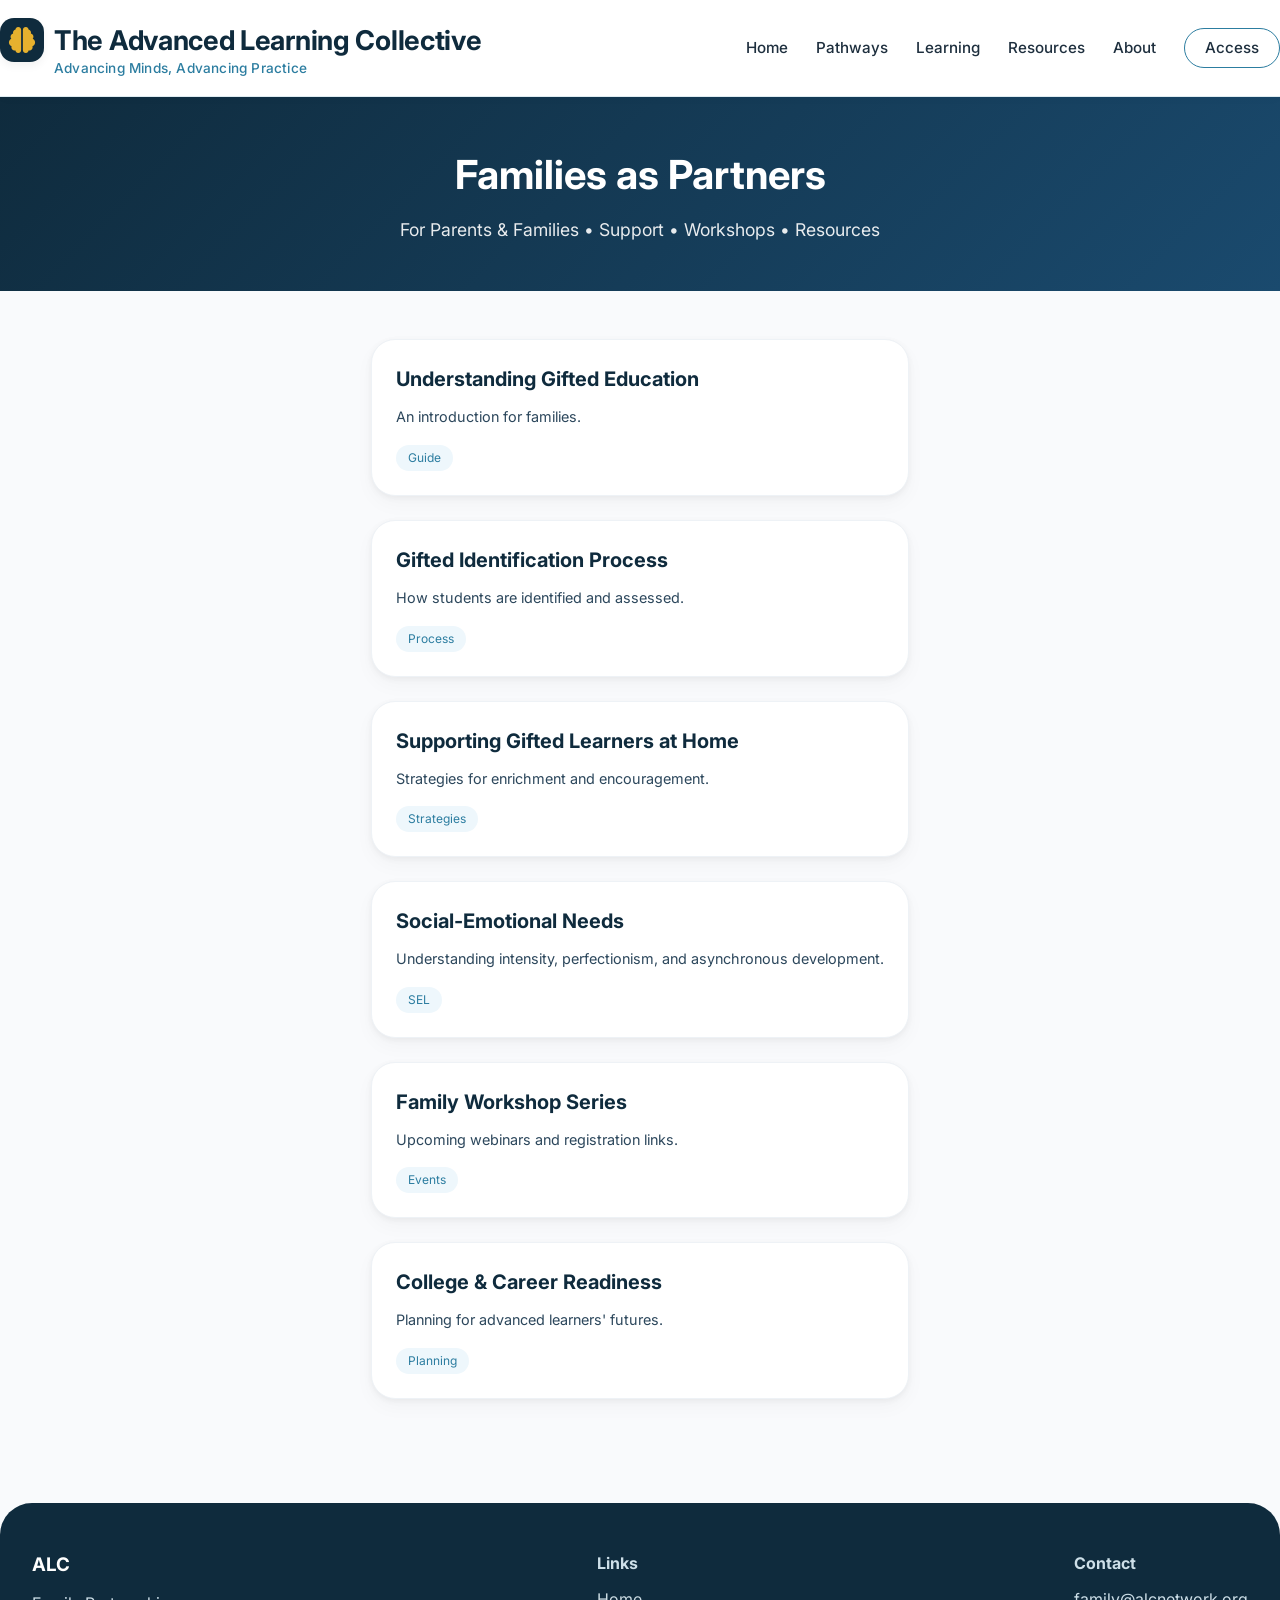
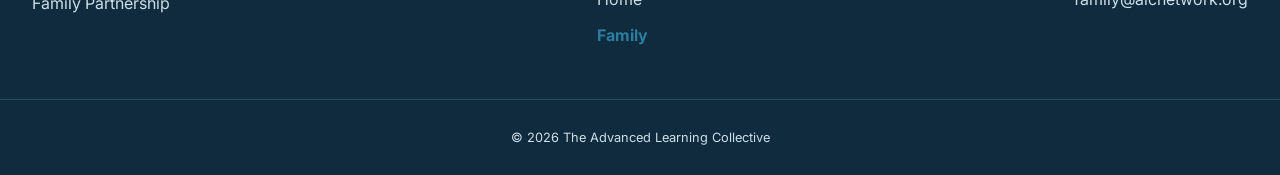
<file: family.html>
<!DOCTYPE html>
<html lang="en">
<head>
  <meta charset="UTF-8">
  <meta name="viewport" content="width=device-width, initial-scale=1.0">
  <title>ALC | Family</title>
  <link href="https://fonts.googleapis.com/css2?family=Inter:opsz,wght@14..32,300;14..32,400;14..32,600;14..32,700;14..32,800&display=swap" rel="stylesheet">
  <link rel="stylesheet" href="https://cdnjs.cloudflare.com/ajax/libs/font-awesome/6.0.0-beta3/css/all.min.css">
  <link rel="stylesheet" href="styles.css">
</head>
<body>

<header class="site-header">
  <div class="container header-flex">
    <div class="logo-area">
      <div class="logo-icon"><i class="fas fa-brain"></i></div>
      <div class="logo-text"><h1>The Advanced Learning Collective</h1><span>Advancing Minds, Advancing Practice</span></div>
    </div>
    <div class="nav-links">
      <a href="index.html">Home</a>
      <a href="paths.html">Pathways</a>
      <a href="learn.html">Learning</a>
      <a href="resources.html">Resources</a>
      <a href="about.html">About</a>
      <a href="access.html" class="btn-outline">Access</a>
    </div>
  </div>
</header>

<section class="page-header">
  <div class="container">
    <h1>Families as Partners</h1>
    <p>For Parents & Families • Support • Workshops • Resources</p>
  </div>
</section>

<div class="container">
  <div class="resource-grid">
    <div class="resource-card"><h3>Understanding Gifted Education</h3><p>An introduction for families.</p><span class="resource-tag">Guide</span></div>
    <div class="resource-card"><h3>Gifted Identification Process</h3><p>How students are identified and assessed.</p><span class="resource-tag">Process</span></div>
    <div class="resource-card"><h3>Supporting Gifted Learners at Home</h3><p>Strategies for enrichment and encouragement.</p><span class="resource-tag">Strategies</span></div>
    <div class="resource-card"><h3>Social-Emotional Needs</h3><p>Understanding intensity, perfectionism, and asynchronous development.</p><span class="resource-tag">SEL</span></div>
    <div class="resource-card"><h3>Family Workshop Series</h3><p>Upcoming webinars and registration links.</p><span class="resource-tag">Events</span></div>
    <div class="resource-card"><h3>College & Career Readiness</h3><p>Planning for advanced learners' futures.</p><span class="resource-tag">Planning</span></div>
  </div>
</div>

<footer class="footer">
  <div class="container footer-grid">
    <div class="footer-col"><h3 style="color: white;">ALC</h3><p>Family Partnership</p></div>
    <div class="footer-col"><h4>Links</h4><p><a href="index.html">Home</a></p><p><a href="family.html">Family</a></p></div>
    <div class="footer-col"><h4>Contact</h4><p>family@alcnetwork.org</p></div>
  </div>
  <div class="container copyright"><p>© 2026 The Advanced Learning Collective</p></div>
</footer>
<script src="script.js"></script>
</body>
</html>
</file>
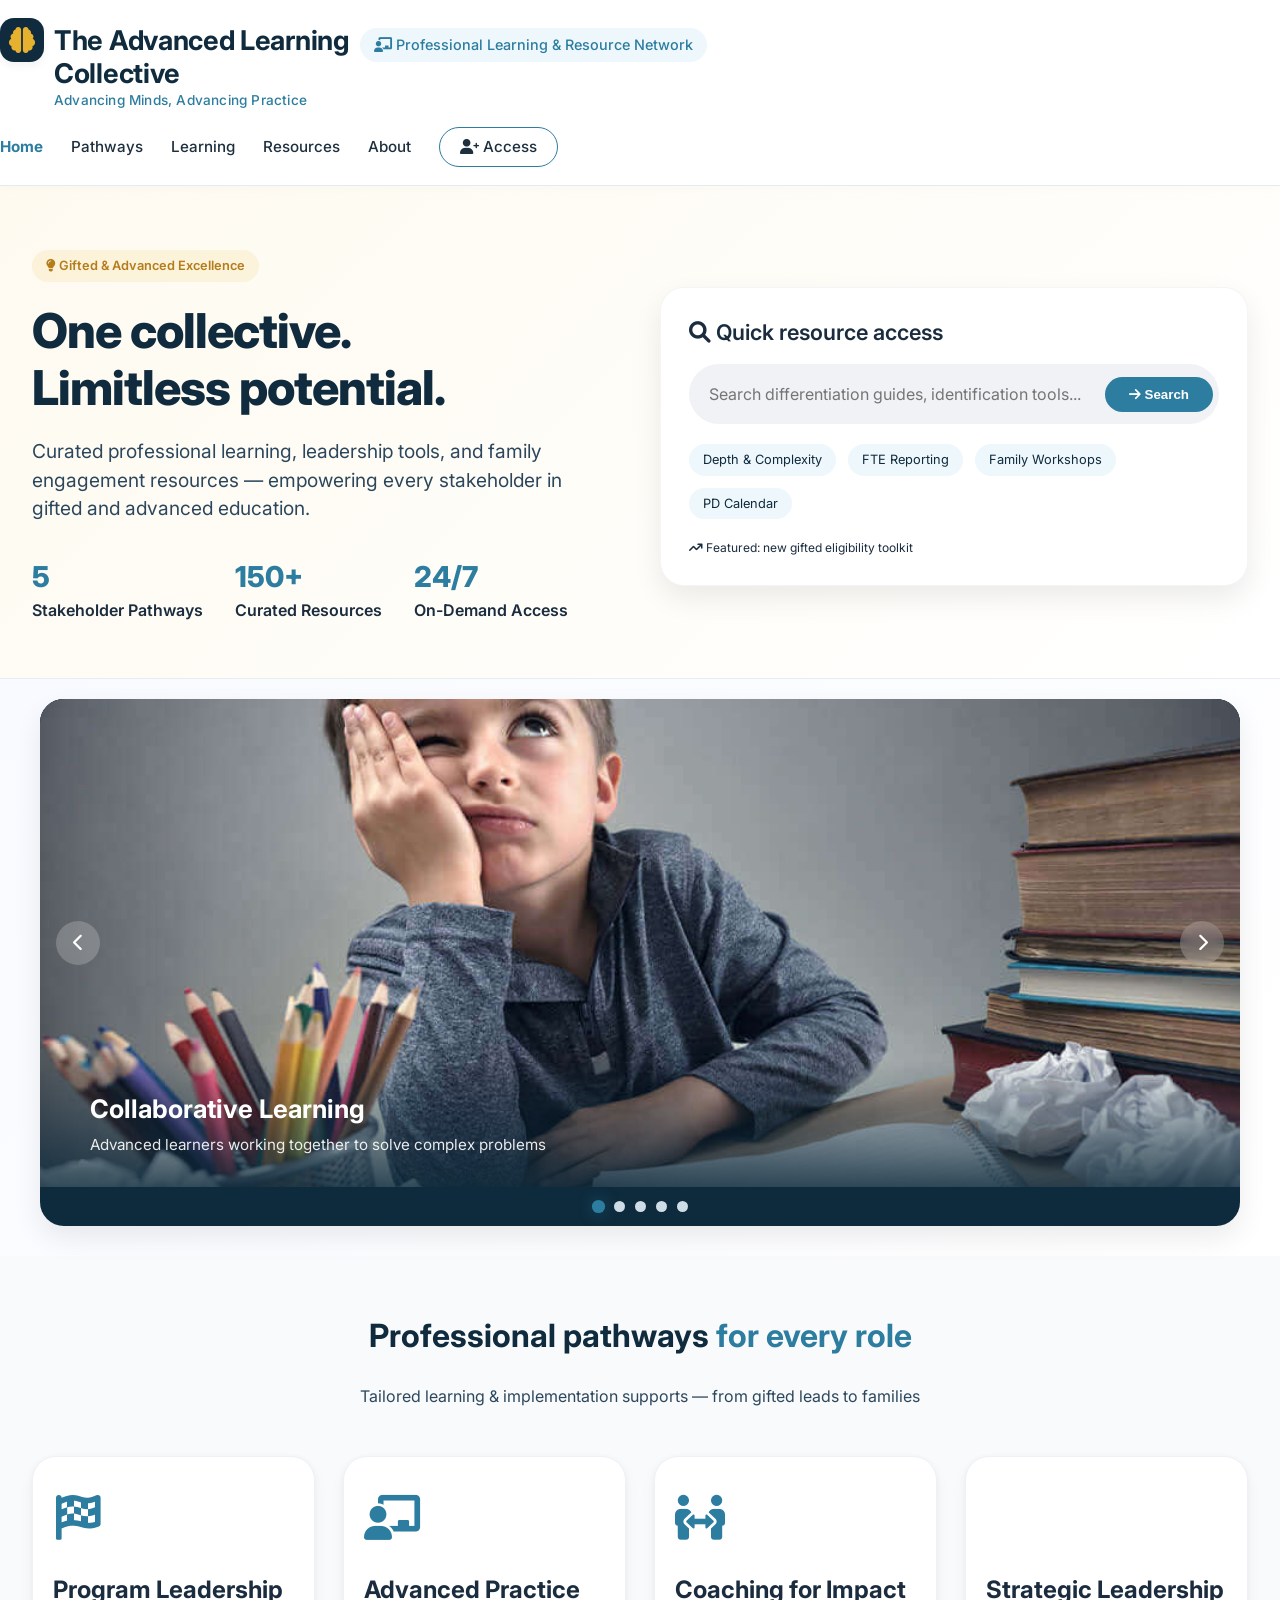
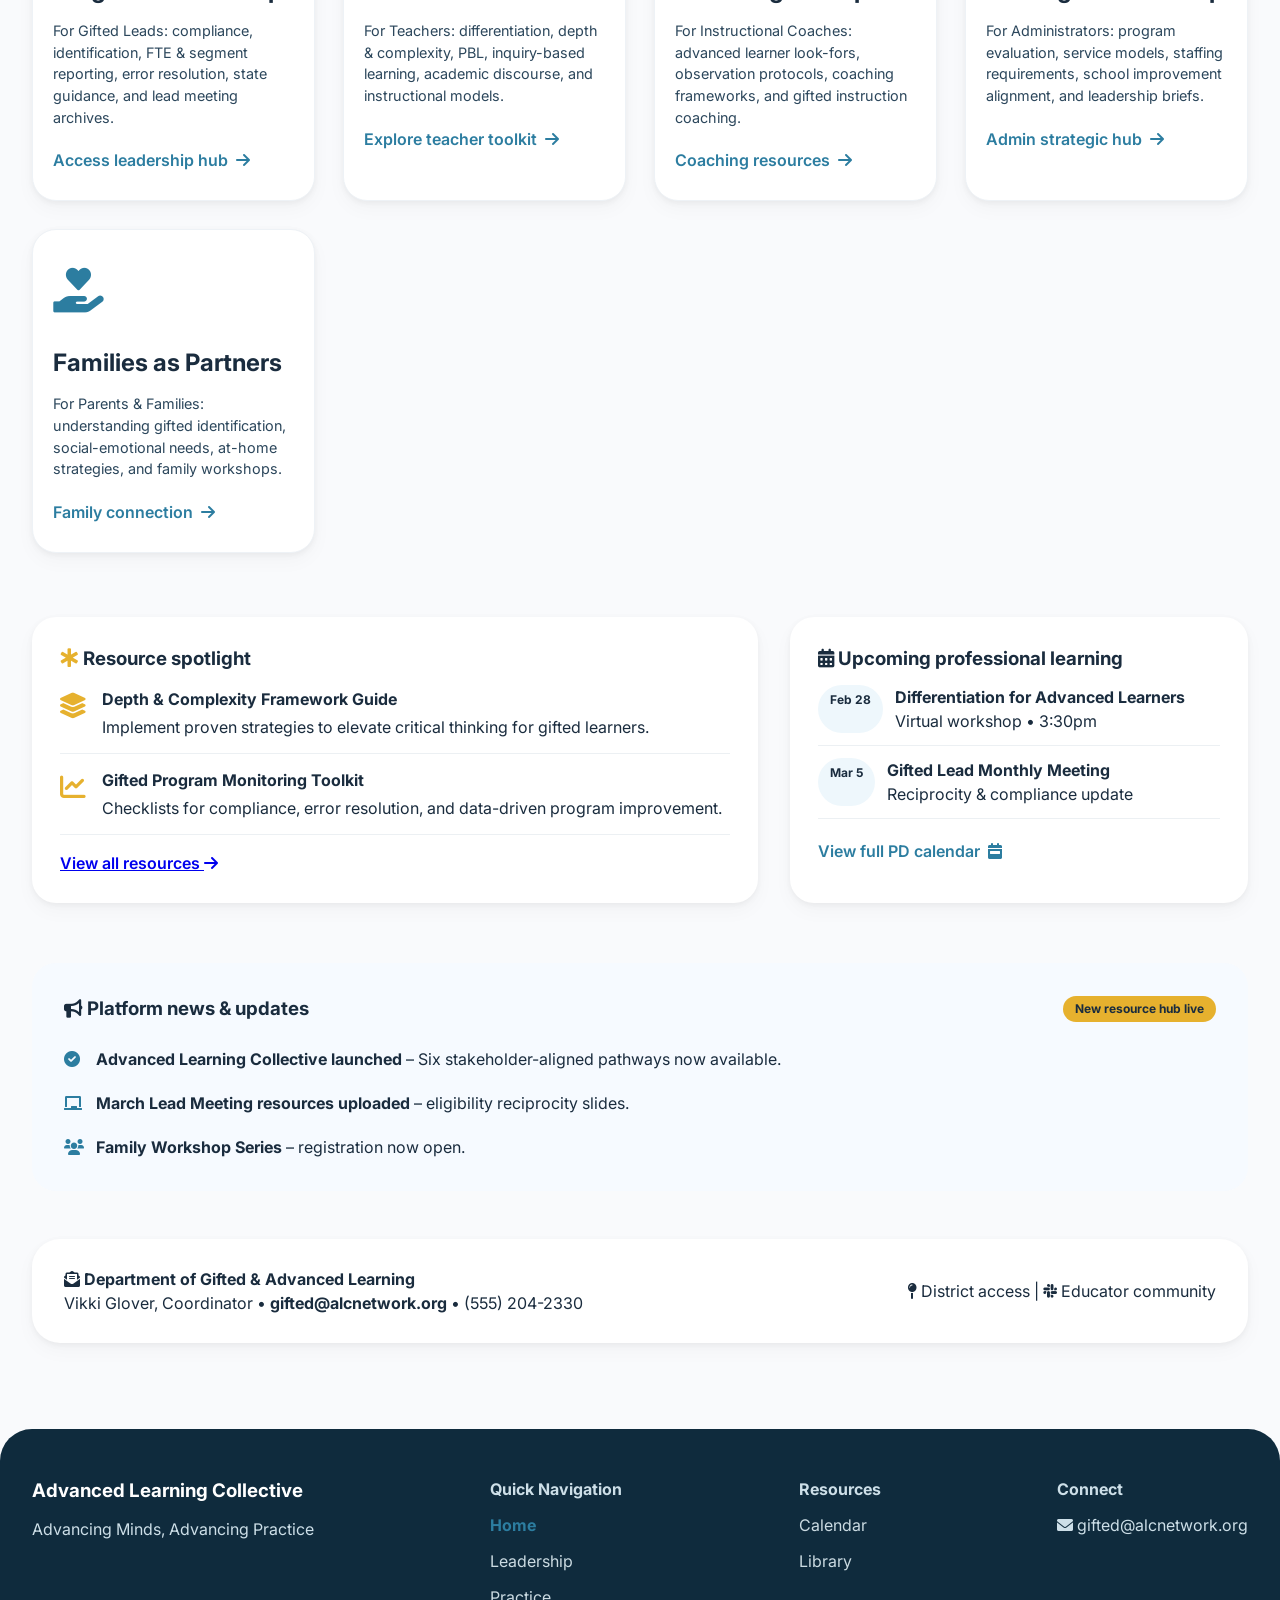
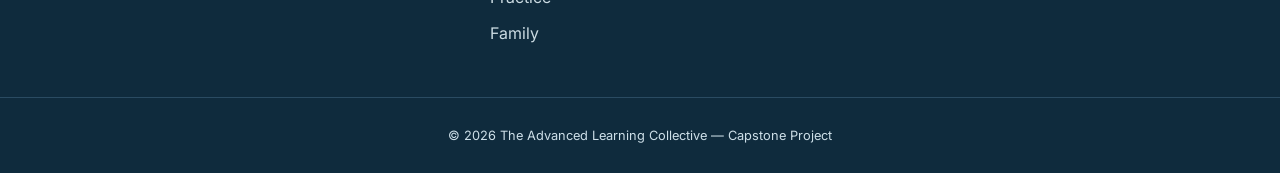
<file: home.html>
<!DOCTYPE html>
<html lang="en">
<head>
  <meta charset="UTF-8">
  <meta name="viewport" content="width=device-width, initial-scale=1.0">
  <title>ALC | Home</title>
  <link href="https://fonts.googleapis.com/css2?family=Inter:opsz,wght@14..32,300;14..32,400;14..32,600;14..32,700;14..32,800&display=swap" rel="stylesheet">
  <link rel="stylesheet" href="https://cdnjs.cloudflare.com/ajax/libs/font-awesome/6.0.0-beta3/css/all.min.css">
  <link rel="stylesheet" href="styles.css">
</head>
<body>

<header class="site-header">
  <div class="container header-flex">
    <div class="logo-area">
      <div class="logo-icon"><i class="fas fa-brain"></i></div>
      <div class="logo-text">
        <h1>The Advanced Learning <br>Collective</h1>
        <span>Advancing Minds, Advancing Practice</span>
      </div>
      <div class="tagline-header"><i class="fas fa-chalkboard-user"></i> Professional Learning & Resource Network</div>
    </div>
    <div class="nav-links">
      <a href="home.html">Home</a>
      <a href="paths.html">Pathways</a>
      <a href="learn.html">Learning</a>
      <a href="resources.html">Resources</a>
      <a href="about.html">About</a>
      <a href="access.html" class="btn-outline"><i class="fas fa-user-plus"></i> Access</a>
    </div>
  </div>
</header>

<main>
  <!-- Hero Section -->
  <section class="hero">
    <div class="container hero-grid">
      <div class="hero-content">
        <div class="hero-badge"><i class="fas fa-lightbulb"></i> Gifted & Advanced Excellence</div>
        <h2>One collective.<br>Limitless potential.</h2>
        <p>Curated professional learning, leadership tools, and family engagement resources — empowering every stakeholder in gifted and advanced education.</p>
        <div class="hero-stats">
          <div class="stat-item"><span class="stat-number">5</span> <br>Stakeholder Pathways</div>
          <div class="stat-item"><span class="stat-number">150+</span><br>Curated Resources</div>
          <div class="stat-item"><span class="stat-number">24/7</span><br>On-Demand Access</div>
        </div>
      </div>
      <div class="quick-search">
        <h3><i class="fas fa-magnifying-glass"></i> Quick resource access</h3>
        <div class="search-box">
          <input type="text" placeholder="Search differentiation guides, identification tools...">
          <button><i class="fas fa-arrow-right"></i> Search</button>
        </div>
        <div class="featured-links">
          <a href="resources.html">Depth & Complexity</a>
          <a href="resources.html">FTE Reporting</a>
          <a href="family.html">Family Workshops</a>
          <a href="calendar.html">PD Calendar</a>
        </div>
        <p style="font-size: 0.75rem; margin-top: 20px;"><i class="fas fa-arrow-trend-up"></i> Featured: new gifted eligibility toolkit</p>
      </div>
    </div>
  </section>

  <!-- Slideshow Section - Moved below hero -->
  <section class="slideshow-section">
    <div class="container">
      <div class="slideshow-container">
        <div class="slideshow-wrapper">
          <div class="slideshow-slides" id="slideshowSlides">
            <!-- Slides will be dynamically added by JavaScript -->
            <div class="slide active">
              <div class="slide-placeholder">
                <i class="fas fa-image" style="font-size: 4rem; color: var(--gold-accent);"></i>
                <p style="margin-top: 20px; color: rgba(255,255,255,0.7);">Loading slideshow images...</p>
              </div>
            </div>
          </div>
          
          <!-- Navigation Arrows -->
          <button class="slide-arrow slide-arrow-left" id="slidePrev">
            <i class="fas fa-chevron-left"></i>
          </button>
          <button class="slide-arrow slide-arrow-right" id="slideNext">
            <i class="fas fa-chevron-right"></i>
          </button>
        </div>
        
        <!-- Dots/Indicators -->
        <div class="slide-dots" id="slideDots">
          <!-- Dots will be dynamically added by JavaScript -->
        </div>
      </div>
    </div>
  </section>

  <!-- Professional Pathways Section -->
  <div class="container">
    <h2 class="section-title">Professional pathways <span style="color: var(--primary-accent);">for every role</span></h2>
    <p class="section-sub">Tailored learning & implementation supports — from gifted leads to families</p>
    <div class="pathways-grid">
      <div class="pathway-card">
        <div class="card-icon"><i class="fas fa-flag-checkered"></i></div>
        <h3>Program Leadership</h3>
        <p>For Gifted Leads: compliance, identification, FTE & segment reporting, error resolution, state guidance, and lead meeting archives.</p>
        <a href="leadership.html" class="path-link">Access leadership hub <i class="fas fa-arrow-right"></i></a>
      </div>
      <div class="pathway-card">
        <div class="card-icon"><i class="fas fa-chalkboard-user"></i></div>
        <h3>Advanced Practice</h3>
        <p>For Teachers: differentiation, depth & complexity, PBL, inquiry-based learning, academic discourse, and instructional models.</p>
        <a href="practice.html" class="path-link">Explore teacher toolkit <i class="fas fa-arrow-right"></i></a>
      </div>
      <div class="pathway-card">
        <div class="card-icon"><i class="fas fa-people-arrows"></i></div>
        <h3>Coaching for Impact</h3>
        <p>For Instructional Coaches: advanced learner look-fors, observation protocols, coaching frameworks, and gifted instruction coaching.</p>
        <a href="coaching.html" class="path-link">Coaching resources <i class="fas fa-arrow-right"></i></a>
      </div>
      <div class="pathway-card">
        <div class="card-icon"><i class="fas fa-building-user"></i></div>
        <h3>Strategic Leadership</h3>
        <p>For Administrators: program evaluation, service models, staffing requirements, school improvement alignment, and leadership briefs.</p>
        <a href="strategic.html" class="path-link">Admin strategic hub <i class="fas fa-arrow-right"></i></a>
      </div>
      <div class="pathway-card">
        <div class="card-icon"><i class="fas fa-hand-holding-heart"></i></div>
        <h3>Families as Partners</h3>
        <p>For Parents & Families: understanding gifted identification, social-emotional needs, at-home strategies, and family workshops.</p>
        <a href="family.html" class="path-link">Family connection <i class="fas fa-arrow-right"></i></a>
      </div>
    </div>
  </div>

  <!-- Resources Spotlight & Calendar -->
  <div class="container two-col-flex">
    <div class="resources-preview">
      <h3><i class="fas fa-star-of-life" style="color: var(--gold-accent);"></i> Resource spotlight</h3>
      <div class="res-item">
        <div class="res-icon"><i class="fas fa-layer-group"></i></div>
        <div class="res-info">
          <h4>Depth & Complexity Framework Guide</h4>
          <p>Implement proven strategies to elevate critical thinking for gifted learners.</p>
        </div>
      </div>
      <div class="res-item">
        <div class="res-icon"><i class="fas fa-chart-line"></i></div>
        <div class="res-info">
          <h4>Gifted Program Monitoring Toolkit</h4>
          <p>Checklists for compliance, error resolution, and data-driven program improvement.</p>
        </div>
      </div>
      <div style="margin-top: 16px;"><a href="resources.html" style="font-weight: 600;">View all resources <i class="fas fa-arrow-right"></i></a></div>
    </div>
    <div class="calendar-preview">
      <h3><i class="fas fa-calendar-alt"></i> Upcoming professional learning</h3>
      <div class="event-item">
        <div class="event-date">Feb 28</div>
        <div><strong>Differentiation for Advanced Learners</strong><br>Virtual workshop • 3:30pm</div>
      </div>
      <div class="event-item">
        <div class="event-date">Mar 5</div>
        <div><strong>Gifted Lead Monthly Meeting</strong><br>Reciprocity & compliance update</div>
      </div>
      <div style="margin-top: 20px;"><a href="calendar.html" class="path-link">View full PD calendar <i class="fas fa-calendar-week"></i></a></div>
    </div>
  </div>

  <!-- News & Updates -->
  <div class="container">
    <div class="news-section">
      <div style="display: flex; justify-content: space-between; flex-wrap: wrap; align-items: center;">
        <h3><i class="fas fa-bullhorn"></i> Platform news & updates</h3>
        <span style="background: var(--gold-accent); padding: 4px 12px; border-radius: 30px; font-size: 0.75rem; font-weight: bold;">New resource hub live</span>
      </div>
      <div class="update-list" style="margin-top: 24px;">
        <div class="update-item"><i class="fas fa-check-circle"></i> <strong>Advanced Learning Collective launched</strong> – Six stakeholder-aligned pathways now available.</div>
        <div class="update-item"><i class="fas fa-chalkboard"></i> <strong>March Lead Meeting resources uploaded</strong> – eligibility reciprocity slides.</div>
        <div class="update-item"><i class="fas fa-users"></i> <strong>Family Workshop Series</strong> – registration now open.</div>
      </div>
    </div>
  </div>

  <!-- Department Contact -->
  <div class="container" style="margin-bottom: 30px;">
    <div style="background: var(--white); border-radius: 28px; padding: 28px 32px; box-shadow: var(--shadow-sm); display: flex; flex-wrap: wrap; justify-content: space-between; align-items: center; gap: 20px;">
      <div>
        <h4><i class="fas fa-envelope-open-text"></i> Department of Gifted & Advanced Learning</h4>
        <p>Vikki Glover, Coordinator • <strong>gifted@alcnetwork.org</strong> • (555) 204-2330</p>
      </div>
      <div><i class="fas fa-map-pin"></i> District access | <i class="fab fa-slack"></i> Educator community</div>
    </div>
  </div>
</main>

<footer class="footer">
  <div class="container footer-grid">
    <div class="footer-col">
      <h3 style="color: white;">Advanced Learning Collective</h3>
      <p>Advancing Minds, Advancing Practice</p>
    </div>
    <div class="footer-col">
      <h4>Quick Navigation</h4>
      <p><a href="home.html">Home</a></p>
      <p><a href="leadership.html">Leadership</a></p>
      <p><a href="practice.html">Practice</a></p>
      <p><a href="family.html">Family</a></p>
    </div>
    <div class="footer-col">
      <h4>Resources</h4>
      <p><a href="calendar.html">Calendar</a></p>
      <p><a href="resources.html">Library</a></p>
    </div>
    <div class="footer-col">
      <h4>Connect</h4>
      <p><i class="fas fa-envelope"></i> gifted@alcnetwork.org</p>
    </div>
  </div>
  <div class="container copyright">
    <p>© 2026 The Advanced Learning Collective — Capstone Project</p>
  </div>
</footer>

<script src="script.js"></script>
</body>
</html>
</file>
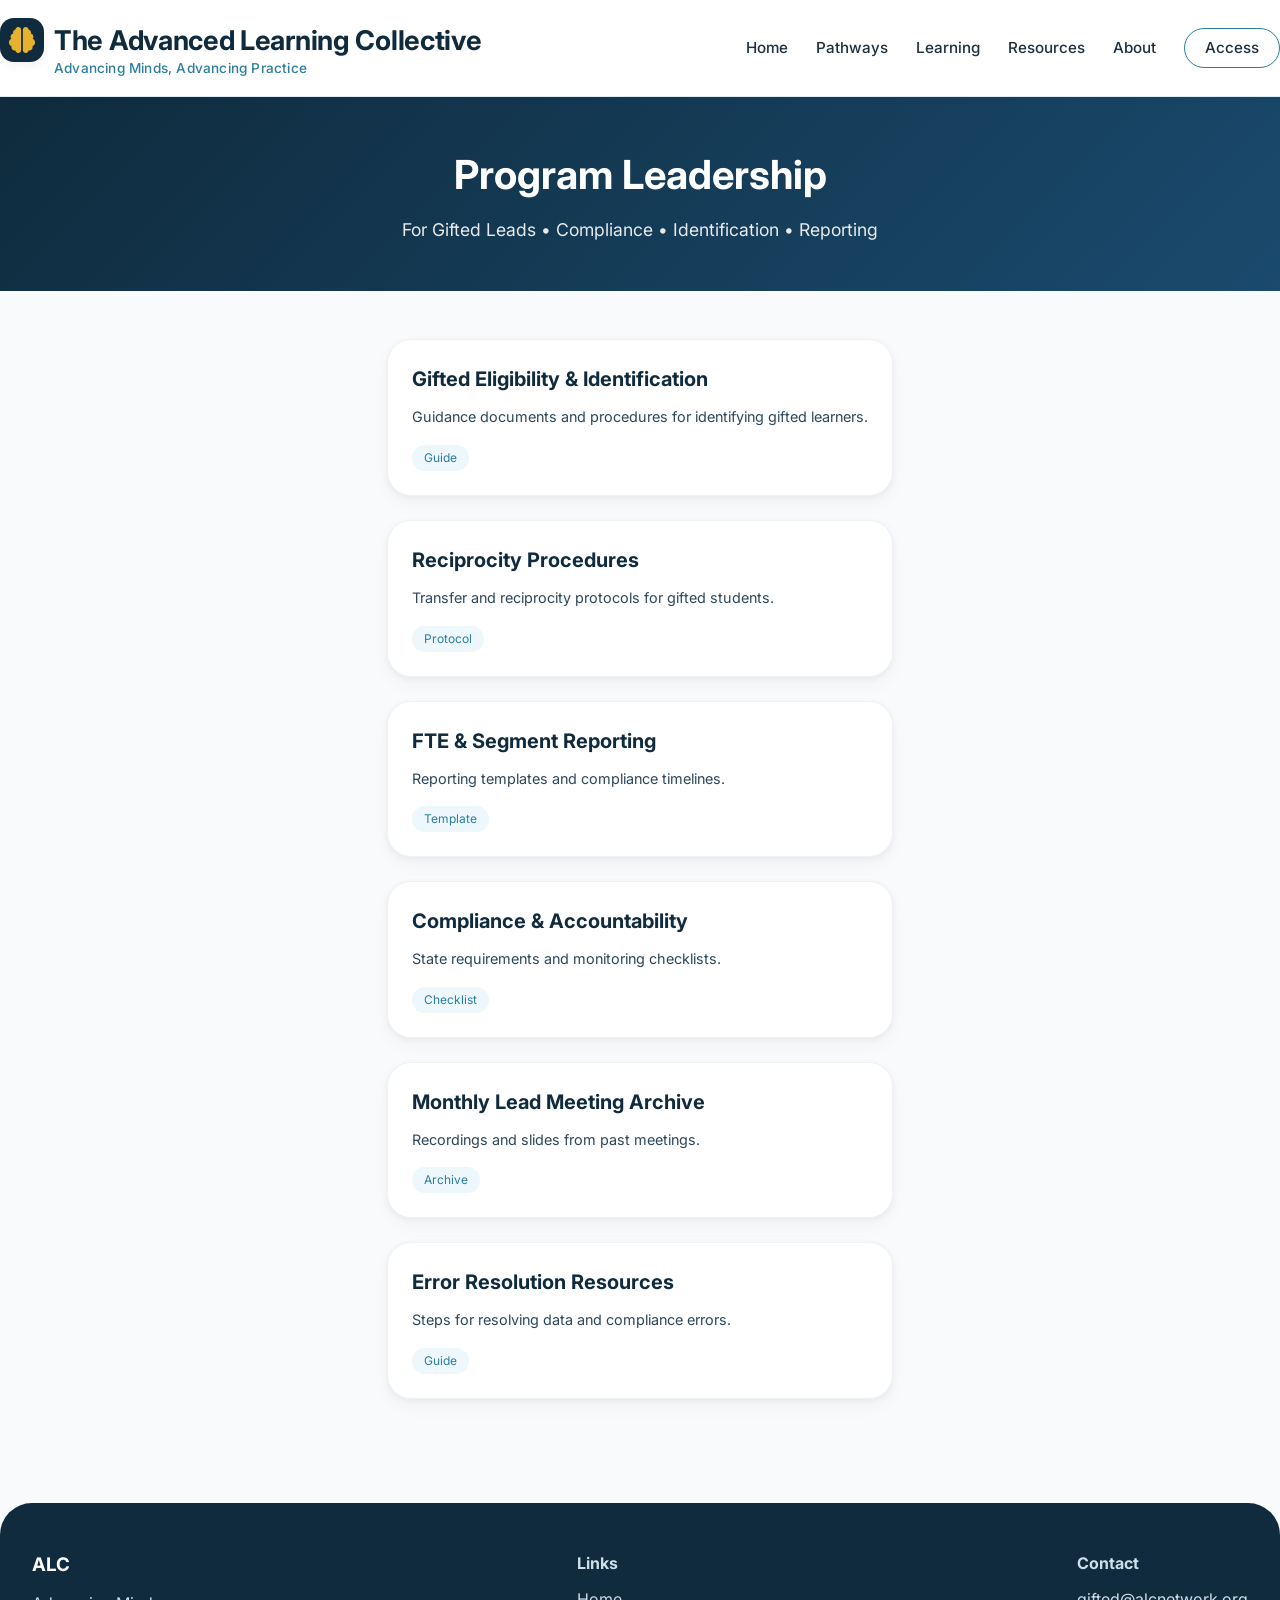
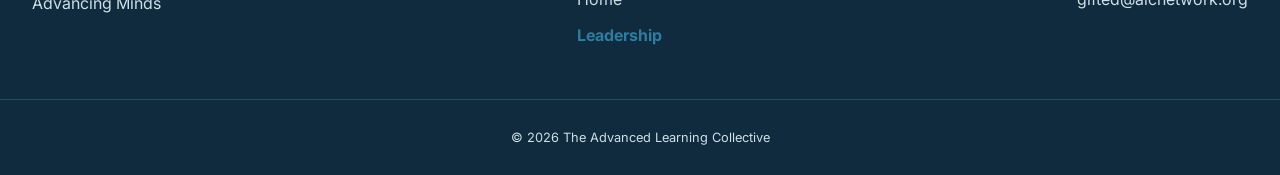
<file: leadership.html>
<!DOCTYPE html>
<html lang="en">
<head>
  <meta charset="UTF-8">
  <meta name="viewport" content="width=device-width, initial-scale=1.0">
  <title>ALC | Leadership</title>
  <link href="https://fonts.googleapis.com/css2?family=Inter:opsz,wght@14..32,300;14..32,400;14..32,600;14..32,700;14..32,800&display=swap" rel="stylesheet">
  <link rel="stylesheet" href="https://cdnjs.cloudflare.com/ajax/libs/font-awesome/6.0.0-beta3/css/all.min.css">
  <link rel="stylesheet" href="styles.css">
</head>
<body>

<header class="site-header">
  <div class="container header-flex">
    <div class="logo-area">
      <div class="logo-icon"><i class="fas fa-brain"></i></div>
      <div class="logo-text">
        <h1>The Advanced Learning Collective</h1>
        <span>Advancing Minds, Advancing Practice</span>
      </div>
    </div>
    <div class="nav-links">
      <a href="index.html">Home</a>
      <a href="paths.html">Pathways</a>
      <a href="learn.html">Learning</a>
      <a href="resources.html">Resources</a>
      <a href="about.html">About</a>
      <a href="access.html" class="btn-outline">Access</a>
    </div>
  </div>
</header>

<section class="page-header">
  <div class="container">
    <h1>Program Leadership</h1>
    <p>For Gifted Leads • Compliance • Identification • Reporting</p>
  </div>
</section>

<div class="container">
  <div class="resource-grid">
    <div class="resource-card"><h3>Gifted Eligibility & Identification</h3><p>Guidance documents and procedures for identifying gifted learners.</p><span class="resource-tag">Guide</span></div>
    <div class="resource-card"><h3>Reciprocity Procedures</h3><p>Transfer and reciprocity protocols for gifted students.</p><span class="resource-tag">Protocol</span></div>
    <div class="resource-card"><h3>FTE & Segment Reporting</h3><p>Reporting templates and compliance timelines.</p><span class="resource-tag">Template</span></div>
    <div class="resource-card"><h3>Compliance & Accountability</h3><p>State requirements and monitoring checklists.</p><span class="resource-tag">Checklist</span></div>
    <div class="resource-card"><h3>Monthly Lead Meeting Archive</h3><p>Recordings and slides from past meetings.</p><span class="resource-tag">Archive</span></div>
    <div class="resource-card"><h3>Error Resolution Resources</h3><p>Steps for resolving data and compliance errors.</p><span class="resource-tag">Guide</span></div>
  </div>
</div>

<footer class="footer">
  <div class="container footer-grid">
    <div class="footer-col"><h3 style="color: white;">ALC</h3><p>Advancing Minds</p></div>
    <div class="footer-col"><h4>Links</h4><p><a href="index.html">Home</a></p><p><a href="leadership.html">Leadership</a></p></div>
    <div class="footer-col"><h4>Contact</h4><p>gifted@alcnetwork.org</p></div>
  </div>
  <div class="container copyright"><p>© 2026 The Advanced Learning Collective</p></div>
</footer>
<script src="script.js"></script>
</body>
</html>
</file>
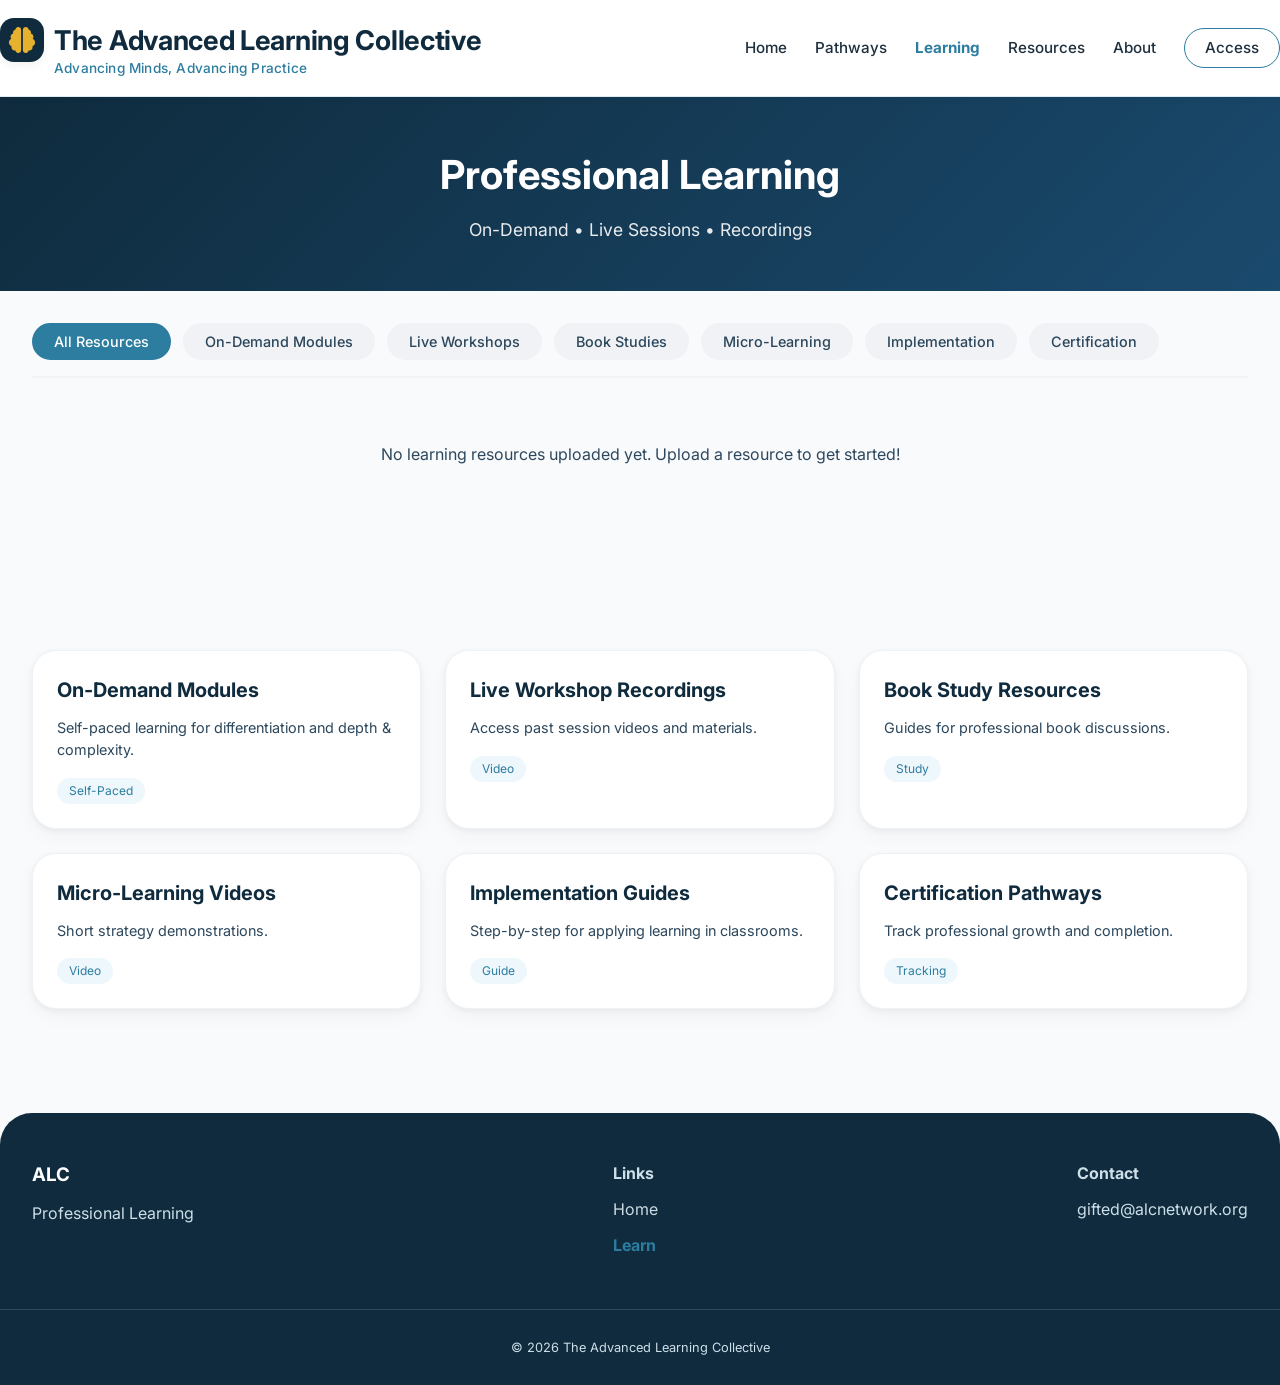
<file: learn.html>
<!DOCTYPE html>
<html lang="en">
<head>
  <meta charset="UTF-8">
  <meta name="viewport" content="width=device-width, initial-scale=1.0">
  <title>ALC | Learn</title>
  <link href="https://fonts.googleapis.com/css2?family=Inter:opsz,wght@14..32,300;14..32,400;14..32,600;14..32,700;14..32,800&display=swap" rel="stylesheet">
  <link rel="stylesheet" href="https://cdnjs.cloudflare.com/ajax/libs/font-awesome/6.0.0-beta3/css/all.min.css">
  <link rel="stylesheet" href="styles.css">
</head>
<body>

<header class="site-header">
  <div class="container header-flex">
    <div class="logo-area">
      <div class="logo-icon"><i class="fas fa-brain"></i></div>
      <div class="logo-text"><h1>The Advanced Learning Collective</h1><span>Advancing Minds, Advancing Practice</span></div>
    </div>
    <div class="nav-links">
      <a href="index.html">Home</a>
      <a href="paths.html">Pathways</a>
      <a href="learn.html">Learning</a>
      <a href="resources.html">Resources</a>
      <a href="about.html">About</a>
      <a href="access.html" class="btn-outline">Access</a>
      <span id="userGreeting" style="display: none; font-weight: 600; color: var(--primary-accent);"></span>
      <button id="logoutBtn" onclick="logout()" style="display: none; background: none; border: 1px solid #dc3545; color: #dc3545; padding: 6px 16px; border-radius: 20px; cursor: pointer; font-weight: 500; font-family: 'Inter', sans-serif;">
        <i class="fas fa-sign-out-alt"></i> Logout
      </button>
    </div>
  </div>
</header>

<main>
  <!-- Admin Controls for Upload -->
  <div id="adminControls" style="display: none; position: fixed; left: 20px; top: 50%; transform: translateY(-50%); z-index: 50;">
    <button onclick="showLearningUploadModal()" style="background: var(--primary-accent); color: white; border: none; width: 60px; height: 60px; border-radius: 50%; font-size: 24px; cursor: pointer; box-shadow: var(--shadow-md); transition: 0.2s;">
      <i class="fas fa-upload"></i>
    </button>
    <p style="font-size: 0.7rem; color: var(--text-soft); text-align: center; margin-top: 8px;">Upload</p>
  </div>

  <!-- Upload Modal -->
  <div id="learningUploadModal" style="display: none; position: fixed; top: 0; left: 0; width: 100%; height: 100%; background: rgba(0,0,0,0.5); backdrop-filter: blur(4px); z-index: 1000; align-items: center; justify-content: center;">
    <div style="background: white; border-radius: var(--card-radius); padding: 40px; max-width: 500px; width: 90%; max-height: 90vh; overflow-y: auto; position: relative;">
      <button onclick="closeLearningUploadModal()" style="position: absolute; top: 16px; right: 20px; background: none; border: none; font-size: 24px; cursor: pointer; color: var(--text-soft);">&times;</button>
      <h3 style="margin-bottom: 24px;"><i class="fas fa-upload" style="color: var(--primary-accent);"></i> Upload Learning Resource</h3>
      
      <div style="margin-bottom: 20px;">
        <label style="display: block; margin-bottom: 8px; font-weight: 600; color: var(--text-dark);">Resource Type:</label>
        <select id="learningFileType" style="width: 100%; padding: 12px 16px; border: 2px solid var(--gray-light); border-radius: 12px; font-family: 'Inter', sans-serif; font-size: 1rem;">
          <option value="On-Demand Modules">On-Demand Modules</option>
          <option value="Live Workshop Recordings">Live Workshop Recordings</option>
          <option value="Book Study Resources">Book Study Resources</option>
          <option value="Micro-Learning Videos">Micro-Learning Videos</option>
          <option value="Implementation Guides">Implementation Guides</option>
          <option value="Certification Pathways">Certification Pathways</option>
        </select>
      </div>
      
      <div style="margin-bottom: 20px;">
        <label style="display: block; margin-bottom: 8px; font-weight: 600; color: var(--text-dark);">Title:</label>
        <input type="text" id="learningFileTitle" placeholder="Enter resource title" style="width: 100%; padding: 12px 16px; border: 2px solid var(--gray-light); border-radius: 12px; font-family: 'Inter', sans-serif; font-size: 1rem;">
      </div>
      
      <div style="margin-bottom: 20px;">
        <label style="display: block; margin-bottom: 8px; font-weight: 600; color: var(--text-dark);">Description:</label>
        <textarea id="learningFileDesc" placeholder="Enter resource description" rows="3" style="width: 100%; padding: 12px 16px; border: 2px solid var(--gray-light); border-radius: 12px; font-family: 'Inter', sans-serif; font-size: 1rem; resize: vertical;"></textarea>
      </div>
      
      <div style="margin-bottom: 24px;">
        <label style="display: block; margin-bottom: 8px; font-weight: 600; color: var(--text-dark);">Select File:</label>
        <input type="file" id="learningFileInput" accept=".pdf,.doc,.docx,.txt,.png,.jpg,.jpeg,.gif,.mp4,.webm,.ogg,.mov,.avi" style="width: 100%; padding: 12px; border: 2px dashed var(--gray-light); border-radius: 12px; cursor: pointer;">
        <p style="font-size: 0.8rem; color: var(--text-soft); margin-top: 8px;">Accepted: PDF, DOC, DOCX, TXT, PNG, JPG, JPEG, GIF, MP4, WEBM, OGG, MOV, AVI</p>
      </div>
      
      <button onclick="uploadLearningFile()" style="width: 100%; padding: 14px; background: var(--primary-accent); color: white; border: none; border-radius: 12px; font-weight: 600; font-size: 1rem; cursor: pointer;">
        <i class="fas fa-cloud-upload-alt"></i> Upload Resource
      </button>
    </div>
  </div>

  <!-- Video Player Modal -->
  <div id="videoPlayerModal" style="display: none; position: fixed; top: 0; left: 0; width: 100%; height: 100%; background: rgba(0,0,0,0.9); backdrop-filter: blur(8px); z-index: 2000; align-items: center; justify-content: center;">
    <div style="position: relative; width: 90%; max-width: 900px; background: #000; border-radius: 16px; overflow: hidden;">
      <button onclick="closeVideoPlayer()" style="position: absolute; top: 16px; right: 20px; background: rgba(255,255,255,0.2); border: none; color: white; font-size: 28px; cursor: pointer; z-index: 10; padding: 8px 16px; border-radius: 8px;">&times;</button>
      <video id="videoPlayer" controls style="width: 100%; display: block; max-height: 80vh;">
        <source id="videoSource" src="" type="">
        Your browser does not support the video tag.
      </video>
      <div id="videoInfo" style="padding: 16px 24px; background: #111; color: white;">
        <h3 id="videoTitle" style="margin-bottom: 4px;">Video Title</h3>
        <p id="videoDesc" style="opacity: 0.7; font-size: 0.9rem;">Video description</p>
      </div>
    </div>
  </div>

  <section class="page-header">
    <div class="container">
      <h1>Professional Learning</h1>
      <p id="welcomeMessage">On-Demand • Live Sessions • Recordings</p>
    </div>
  </section>

  <div class="container">
    <!-- Category Tabs -->
    <div style="display: flex; flex-wrap: wrap; gap: 12px; margin: 32px 0 24px 0; border-bottom: 2px solid var(--gray-light); padding-bottom: 16px;">
      <button class="category-tab active" onclick="filterLearningFiles('all')">All Resources</button>
      <button class="category-tab" onclick="filterLearningFiles('On-Demand Modules')">On-Demand Modules</button>
      <button class="category-tab" onclick="filterLearningFiles('Live Workshop Recordings')">Live Workshops</button>
      <button class="category-tab" onclick="filterLearningFiles('Book Study Resources')">Book Studies</button>
      <button class="category-tab" onclick="filterLearningFiles('Micro-Learning Videos')">Micro-Learning</button>
      <button class="category-tab" onclick="filterLearningFiles('Implementation Guides')">Implementation</button>
      <button class="category-tab" onclick="filterLearningFiles('Certification Pathways')">Certification</button>
    </div>

    <!-- File Display Area -->
    <div id="learningFileDisplayArea" style="min-height: 200px;">
      <div id="learningFileList" style="display: grid; grid-template-columns: repeat(auto-fill, minmax(280px, 1fr)); gap: 16px;"></div>
      <p id="learningNoFiles" style="text-align: center; color: var(--text-soft); padding: 40px 0; display: none;">No learning resources in this category yet.</p>
    </div>

    <!-- Default Resource Grid (shown when no files are uploaded) -->
    <div id="defaultLearningGrid" class="resource-grid">
      <div class="resource-card" onclick="filterLearningFiles('On-Demand Modules')">
        <h3>On-Demand Modules</h3>
        <p>Self-paced learning for differentiation and depth & complexity.</p>
        <span class="resource-tag">Self-Paced</span>
      </div>
      <div class="resource-card" onclick="filterLearningFiles('Live Workshop Recordings')">
        <h3>Live Workshop Recordings</h3>
        <p>Access past session videos and materials.</p>
        <span class="resource-tag">Video</span>
      </div>
      <div class="resource-card" onclick="filterLearningFiles('Book Study Resources')">
        <h3>Book Study Resources</h3>
        <p>Guides for professional book discussions.</p>
        <span class="resource-tag">Study</span>
      </div>
      <div class="resource-card" onclick="filterLearningFiles('Micro-Learning Videos')">
        <h3>Micro-Learning Videos</h3>
        <p>Short strategy demonstrations.</p>
        <span class="resource-tag">Video</span>
      </div>
      <div class="resource-card" onclick="filterLearningFiles('Implementation Guides')">
        <h3>Implementation Guides</h3>
        <p>Step-by-step for applying learning in classrooms.</p>
        <span class="resource-tag">Guide</span>
      </div>
      <div class="resource-card" onclick="filterLearningFiles('Certification Pathways')">
        <h3>Certification Pathways</h3>
        <p>Track professional growth and completion.</p>
        <span class="resource-tag">Tracking</span>
      </div>
    </div>
  </div>
</main>

<footer class="footer">
  <div class="container footer-grid">
    <div class="footer-col"><h3 style="color: white;">ALC</h3><p>Professional Learning</p></div>
    <div class="footer-col"><h4>Links</h4><p><a href="index.html">Home</a></p><p><a href="learn.html">Learn</a></p></div>
    <div class="footer-col"><h4>Contact</h4><p>gifted@alcnetwork.org</p></div>
  </div>
  <div class="container copyright"><p>© 2026 The Advanced Learning Collective</p></div>
</footer>

<script src="script.js"></script>
</body>
</html>
</file>
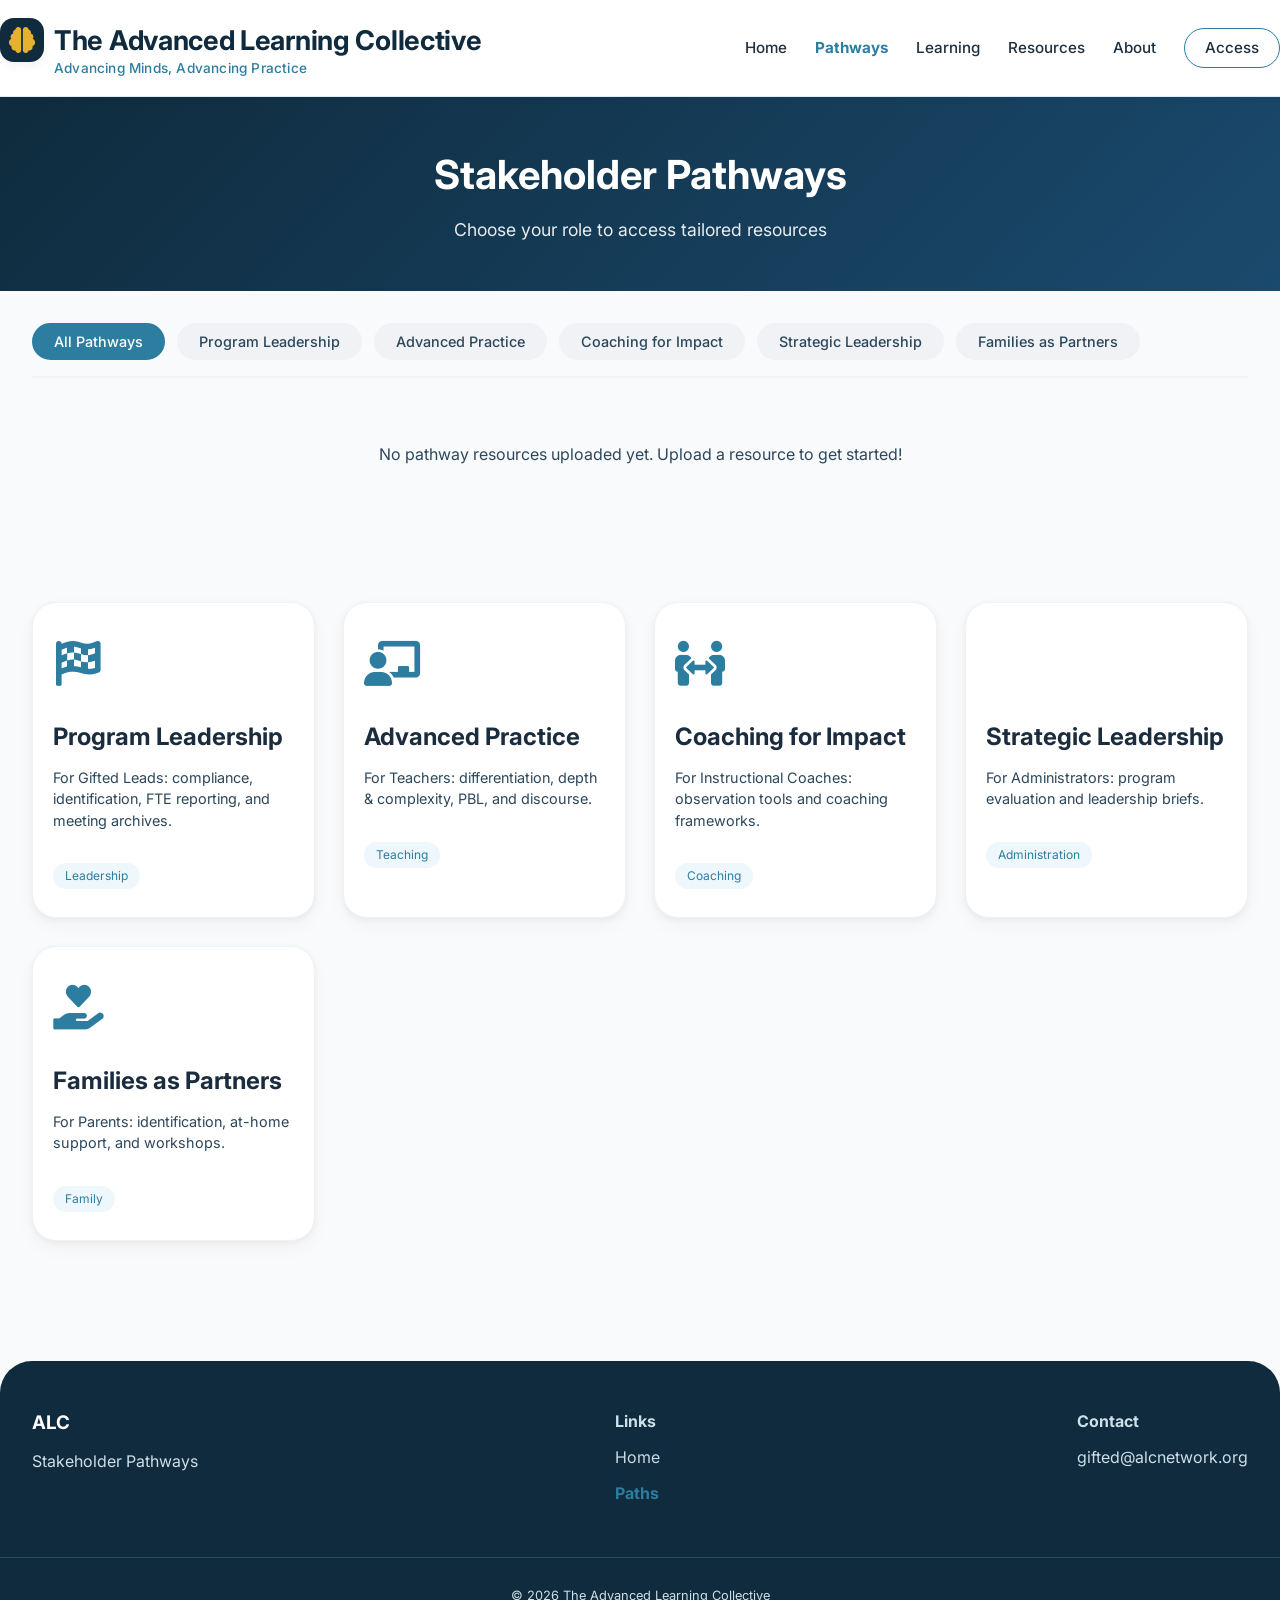
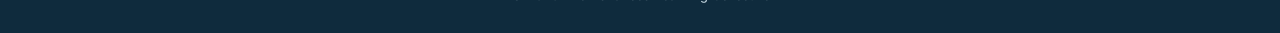
<file: paths.html>
<!DOCTYPE html>
<html lang="en">
<head>
  <meta charset="UTF-8">
  <meta name="viewport" content="width=device-width, initial-scale=1.0">
  <title>ALC | Paths</title>
  <link href="https://fonts.googleapis.com/css2?family=Inter:opsz,wght@14..32,300;14..32,400;14..32,600;14..32,700;14..32,800&display=swap" rel="stylesheet">
  <link rel="stylesheet" href="https://cdnjs.cloudflare.com/ajax/libs/font-awesome/6.0.0-beta3/css/all.min.css">
  <link rel="stylesheet" href="styles.css">
</head>
<body>

<header class="site-header">
  <div class="container header-flex">
    <div class="logo-area">
      <div class="logo-icon"><i class="fas fa-brain"></i></div>
      <div class="logo-text"><h1>The Advanced Learning Collective</h1><span>Advancing Minds, Advancing Practice</span></div>
    </div>
    <div class="nav-links">
      <a href="index.html">Home</a>
      <a href="paths.html">Pathways</a>
      <a href="learn.html">Learning</a>
      <a href="resources.html">Resources</a>
      <a href="about.html">About</a>
      <a href="access.html" class="btn-outline">Access</a>
      <span id="userGreeting" style="display: none; font-weight: 600; color: var(--primary-accent);"></span>
      <button id="logoutBtn" onclick="logout()" style="display: none; background: none; border: 1px solid #dc3545; color: #dc3545; padding: 6px 16px; border-radius: 20px; cursor: pointer; font-weight: 500; font-family: 'Inter', sans-serif;">
        <i class="fas fa-sign-out-alt"></i> Logout
      </button>
    </div>
  </div>
</header>

<main>
  <!-- Admin Controls for Upload -->
  <div id="adminControls" style="display: none; position: fixed; left: 20px; top: 50%; transform: translateY(-50%); z-index: 50;">
    <button onclick="showPathwaysUploadModal()" style="background: var(--primary-accent); color: white; border: none; width: 60px; height: 60px; border-radius: 50%; font-size: 24px; cursor: pointer; box-shadow: var(--shadow-md); transition: 0.2s;">
      <i class="fas fa-upload"></i>
    </button>
    <p style="font-size: 0.7rem; color: var(--text-soft); text-align: center; margin-top: 8px;">Upload</p>
  </div>

  <!-- Upload Modal -->
  <div id="pathwaysUploadModal" style="display: none; position: fixed; top: 0; left: 0; width: 100%; height: 100%; background: rgba(0,0,0,0.5); backdrop-filter: blur(4px); z-index: 1000; align-items: center; justify-content: center;">
    <div style="background: white; border-radius: var(--card-radius); padding: 40px; max-width: 500px; width: 90%; max-height: 90vh; overflow-y: auto; position: relative;">
      <button onclick="closePathwaysUploadModal()" style="position: absolute; top: 16px; right: 20px; background: none; border: none; font-size: 24px; cursor: pointer; color: var(--text-soft);">&times;</button>
      <h3 style="margin-bottom: 24px;"><i class="fas fa-upload" style="color: var(--primary-accent);"></i> Upload Pathway Resource</h3>
      
      <div style="margin-bottom: 20px;">
        <label style="display: block; margin-bottom: 8px; font-weight: 600; color: var(--text-dark);">Pathway Type:</label>
        <select id="pathwaysFileType" style="width: 100%; padding: 12px 16px; border: 2px solid var(--gray-light); border-radius: 12px; font-family: 'Inter', sans-serif; font-size: 1rem;">
          <option value="Program Leadership">Program Leadership</option>
          <option value="Advanced Practice">Advanced Practice</option>
          <option value="Coaching for Impact">Coaching for Impact</option>
          <option value="Strategic Leadership">Strategic Leadership</option>
          <option value="Families as Partners">Families as Partners</option>
        </select>
      </div>
      
      <div style="margin-bottom: 20px;">
        <label style="display: block; margin-bottom: 8px; font-weight: 600; color: var(--text-dark);">Resource Title:</label>
        <input type="text" id="pathwaysFileTitle" placeholder="Enter resource title" style="width: 100%; padding: 12px 16px; border: 2px solid var(--gray-light); border-radius: 12px; font-family: 'Inter', sans-serif; font-size: 1rem;">
      </div>
      
      <div style="margin-bottom: 20px;">
        <label style="display: block; margin-bottom: 8px; font-weight: 600; color: var(--text-dark);">Description:</label>
        <textarea id="pathwaysFileDesc" placeholder="Enter resource description" rows="3" style="width: 100%; padding: 12px 16px; border: 2px solid var(--gray-light); border-radius: 12px; font-family: 'Inter', sans-serif; font-size: 1rem; resize: vertical;"></textarea>
      </div>
      
      <div style="margin-bottom: 24px;">
        <label style="display: block; margin-bottom: 8px; font-weight: 600; color: var(--text-dark);">Select File:</label>
        <input type="file" id="pathwaysFileInput" accept=".pdf,.doc,.docx,.txt,.png,.jpg,.jpeg,.gif" style="width: 100%; padding: 12px; border: 2px dashed var(--gray-light); border-radius: 12px; cursor: pointer;">
        <p style="font-size: 0.8rem; color: var(--text-soft); margin-top: 8px;">Accepted: PDF, DOC, DOCX, TXT, PNG, JPG, JPEG, GIF</p>
      </div>
      
      <button onclick="uploadPathwaysFile()" style="width: 100%; padding: 14px; background: var(--primary-accent); color: white; border: none; border-radius: 12px; font-weight: 600; font-size: 1rem; cursor: pointer;">
        <i class="fas fa-cloud-upload-alt"></i> Upload Resource
      </button>
    </div>
  </div>

  <section class="page-header">
    <div class="container">
      <h1>Stakeholder Pathways</h1>
      <p id="welcomeMessage">Choose your role to access tailored resources</p>
    </div>
  </section>

  <div class="container">
    <!-- Category Tabs -->
    <div style="display: flex; flex-wrap: wrap; gap: 12px; margin: 32px 0 24px 0; border-bottom: 2px solid var(--gray-light); padding-bottom: 16px;">
      <button class="category-tab active" onclick="filterPathwaysFiles('all')">All Pathways</button>
      <button class="category-tab" onclick="filterPathwaysFiles('Program Leadership')">Program Leadership</button>
      <button class="category-tab" onclick="filterPathwaysFiles('Advanced Practice')">Advanced Practice</button>
      <button class="category-tab" onclick="filterPathwaysFiles('Coaching for Impact')">Coaching for Impact</button>
      <button class="category-tab" onclick="filterPathwaysFiles('Strategic Leadership')">Strategic Leadership</button>
      <button class="category-tab" onclick="filterPathwaysFiles('Families as Partners')">Families as Partners</button>
    </div>

    <!-- File Display Area -->
    <div id="pathwaysFileDisplayArea" style="min-height: 200px;">
      <div id="pathwaysFileList" style="display: grid; grid-template-columns: repeat(auto-fill, minmax(280px, 1fr)); gap: 16px;"></div>
      <p id="pathwaysNoFiles" style="text-align: center; color: var(--text-soft); padding: 40px 0; display: none;">No pathway resources in this category yet.</p>
    </div>

    <!-- Default Pathway Cards (shown when no files are uploaded) -->
    <div id="defaultPathwaysGrid" class="pathways-grid">
      <div class="pathway-card" onclick="filterPathwaysFiles('Program Leadership')" style="cursor: pointer;">
        <div class="card-icon"><i class="fas fa-flag-checkered"></i></div>
        <h3>Program Leadership</h3>
        <p>For Gifted Leads: compliance, identification, FTE reporting, and meeting archives.</p>
        <span class="resource-tag">Leadership</span>
      </div>
      <div class="pathway-card" onclick="filterPathwaysFiles('Advanced Practice')" style="cursor: pointer;">
        <div class="card-icon"><i class="fas fa-chalkboard-user"></i></div>
        <h3>Advanced Practice</h3>
        <p>For Teachers: differentiation, depth & complexity, PBL, and discourse.</p>
        <span class="resource-tag">Teaching</span>
      </div>
      <div class="pathway-card" onclick="filterPathwaysFiles('Coaching for Impact')" style="cursor: pointer;">
        <div class="card-icon"><i class="fas fa-people-arrows"></i></div>
        <h3>Coaching for Impact</h3>
        <p>For Instructional Coaches: observation tools and coaching frameworks.</p>
        <span class="resource-tag">Coaching</span>
      </div>
      <div class="pathway-card" onclick="filterPathwaysFiles('Strategic Leadership')" style="cursor: pointer;">
        <div class="card-icon"><i class="fas fa-building-user"></i></div>
        <h3>Strategic Leadership</h3>
        <p>For Administrators: program evaluation and leadership briefs.</p>
        <span class="resource-tag">Administration</span>
      </div>
      <div class="pathway-card" onclick="filterPathwaysFiles('Families as Partners')" style="cursor: pointer;">
        <div class="card-icon"><i class="fas fa-hand-holding-heart"></i></div>
        <h3>Families as Partners</h3>
        <p>For Parents: identification, at-home support, and workshops.</p>
        <span class="resource-tag">Family</span>
      </div>
    </div>
  </div>
</main>

<footer class="footer">
  <div class="container footer-grid">
    <div class="footer-col"><h3 style="color: white;">ALC</h3><p>Stakeholder Pathways</p></div>
    <div class="footer-col"><h4>Links</h4><p><a href="index.html">Home</a></p><p><a href="paths.html">Paths</a></p></div>
    <div class="footer-col"><h4>Contact</h4><p>gifted@alcnetwork.org</p></div>
  </div>
  <div class="container copyright"><p>© 2026 The Advanced Learning Collective</p></div>
</footer>

<script src="script.js"></script>
</body>
</html>
</file>
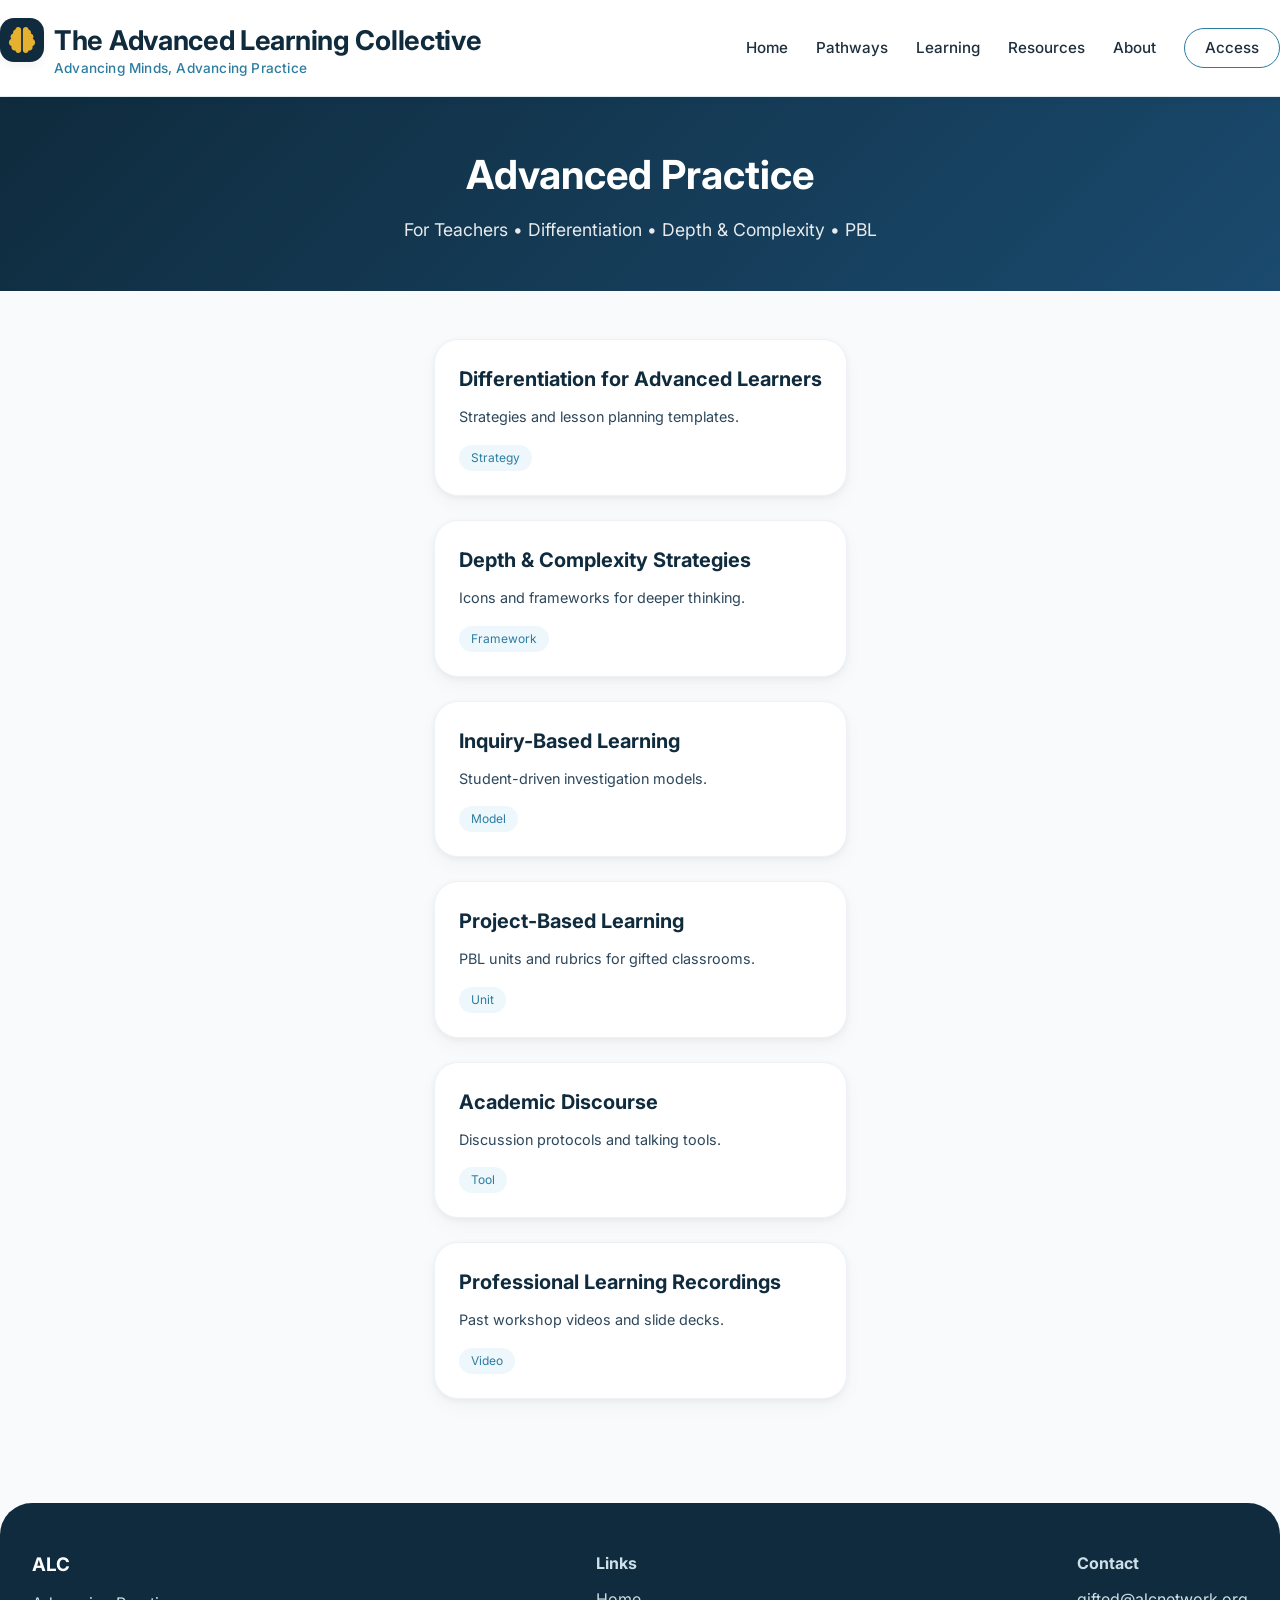
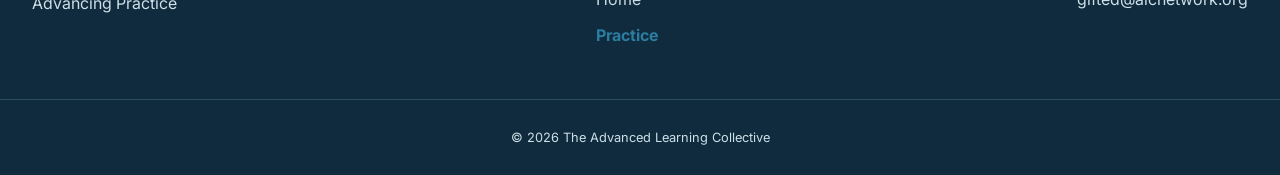
<file: practice.html>
<!DOCTYPE html>
<html lang="en">
<head>
  <meta charset="UTF-8">
  <meta name="viewport" content="width=device-width, initial-scale=1.0">
  <title>ALC | Practice</title>
  <link href="https://fonts.googleapis.com/css2?family=Inter:opsz,wght@14..32,300;14..32,400;14..32,600;14..32,700;14..32,800&display=swap" rel="stylesheet">
  <link rel="stylesheet" href="https://cdnjs.cloudflare.com/ajax/libs/font-awesome/6.0.0-beta3/css/all.min.css">
  <link rel="stylesheet" href="styles.css">
</head>
<body>

<header class="site-header">
  <div class="container header-flex">
    <div class="logo-area">
      <div class="logo-icon"><i class="fas fa-brain"></i></div>
      <div class="logo-text"><h1>The Advanced Learning Collective</h1><span>Advancing Minds, Advancing Practice</span></div>
    </div>
    <div class="nav-links">
      <a href="index.html">Home</a>
      <a href="paths.html">Pathways</a>
      <a href="learn.html">Learning</a>
      <a href="resources.html">Resources</a>
      <a href="about.html">About</a>
      <a href="access.html" class="btn-outline">Access</a>
    </div>
  </div>
</header>

<section class="page-header">
  <div class="container">
    <h1>Advanced Practice</h1>
    <p>For Teachers • Differentiation • Depth & Complexity • PBL</p>
  </div>
</section>

<div class="container">
  <div class="resource-grid">
    <div class="resource-card"><h3>Differentiation for Advanced Learners</h3><p>Strategies and lesson planning templates.</p><span class="resource-tag">Strategy</span></div>
    <div class="resource-card"><h3>Depth & Complexity Strategies</h3><p>Icons and frameworks for deeper thinking.</p><span class="resource-tag">Framework</span></div>
    <div class="resource-card"><h3>Inquiry-Based Learning</h3><p>Student-driven investigation models.</p><span class="resource-tag">Model</span></div>
    <div class="resource-card"><h3>Project-Based Learning</h3><p>PBL units and rubrics for gifted classrooms.</p><span class="resource-tag">Unit</span></div>
    <div class="resource-card"><h3>Academic Discourse</h3><p>Discussion protocols and talking tools.</p><span class="resource-tag">Tool</span></div>
    <div class="resource-card"><h3>Professional Learning Recordings</h3><p>Past workshop videos and slide decks.</p><span class="resource-tag">Video</span></div>
  </div>
</div>

<footer class="footer">
  <div class="container footer-grid">
    <div class="footer-col"><h3 style="color: white;">ALC</h3><p>Advancing Practice</p></div>
    <div class="footer-col"><h4>Links</h4><p><a href="index.html">Home</a></p><p><a href="practice.html">Practice</a></p></div>
    <div class="footer-col"><h4>Contact</h4><p>gifted@alcnetwork.org</p></div>
  </div>
  <div class="container copyright"><p>© 2026 The Advanced Learning Collective</p></div>
</footer>
<script src="script.js"></script>
</body>
</html>
</file>
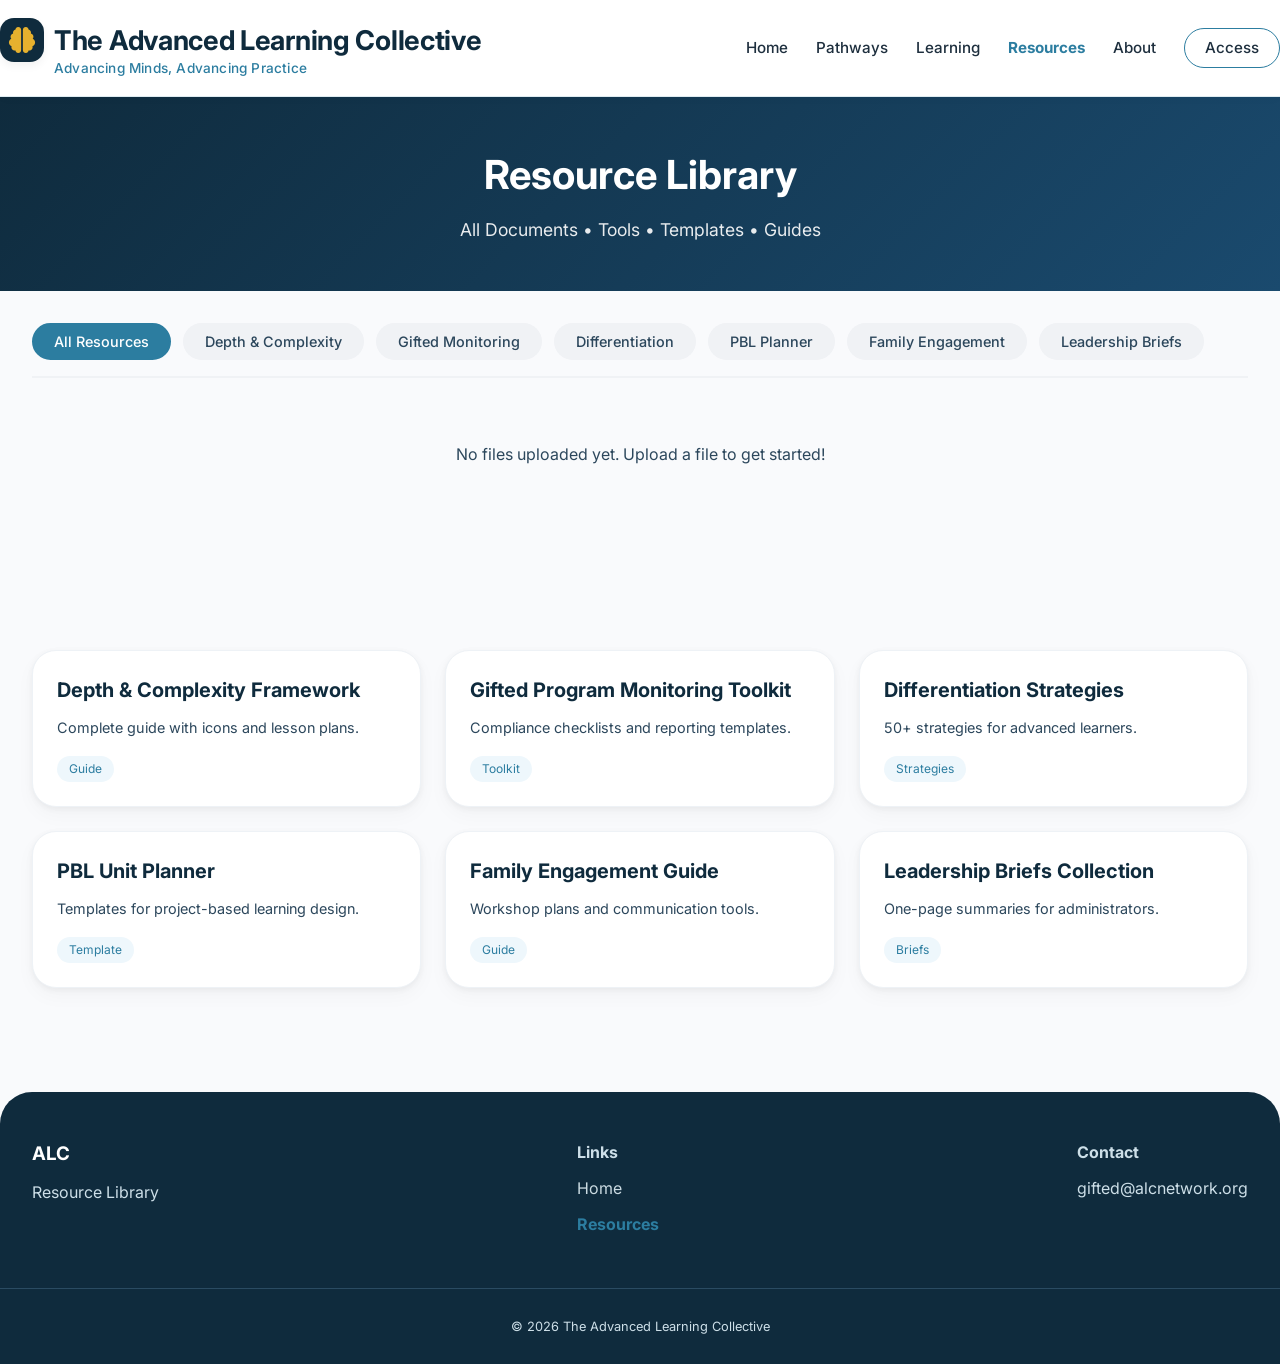
<file: resources.html>
<!DOCTYPE html>
<html lang="en">
<head>
  <meta charset="UTF-8">
  <meta name="viewport" content="width=device-width, initial-scale=1.0">
  <title>ALC | Resources</title>
  <link href="https://fonts.googleapis.com/css2?family=Inter:opsz,wght@14..32,300;14..32,400;14..32,600;14..32,700;14..32,800&display=swap" rel="stylesheet">
  <link rel="stylesheet" href="https://cdnjs.cloudflare.com/ajax/libs/font-awesome/6.0.0-beta3/css/all.min.css">
  <link rel="stylesheet" href="styles.css">
</head>
<body>

<header class="site-header">
  <div class="container header-flex">
    <div class="logo-area">
      <div class="logo-icon"><i class="fas fa-brain"></i></div>
      <div class="logo-text"><h1>The Advanced Learning Collective</h1><span>Advancing Minds, Advancing Practice</span></div>
    </div>
    <div class="nav-links">
      <a href="index.html">Home</a>
      <a href="paths.html">Pathways</a>
      <a href="learn.html">Learning</a>
      <a href="resources.html">Resources</a>
      <a href="about.html">About</a>
      <a href="access.html" class="btn-outline">Access</a>
      <span id="userGreeting" style="display: none; font-weight: 600; color: var(--primary-accent);"></span>
      <button id="logoutBtn" onclick="logout()" style="display: none; background: none; border: 1px solid #dc3545; color: #dc3545; padding: 6px 16px; border-radius: 20px; cursor: pointer; font-weight: 500; font-family: 'Inter', sans-serif;">
        <i class="fas fa-sign-out-alt"></i> Logout
      </button>
    </div>
  </div>
</header>

<main>
  <div id="adminControls" style="display: none; position: fixed; left: 20px; top: 50%; transform: translateY(-50%); z-index: 50;">
    <button onclick="showUploadModal()" style="background: var(--primary-accent); color: white; border: none; width: 60px; height: 60px; border-radius: 50%; font-size: 24px; cursor: pointer; box-shadow: var(--shadow-md); transition: 0.2s;">
      <i class="fas fa-upload"></i>
    </button>
    <p style="font-size: 0.7rem; color: var(--text-soft); text-align: center; margin-top: 8px;">Upload</p>
  </div>

  <div id="uploadModal" style="display: none; position: fixed; top: 0; left: 0; width: 100%; height: 100%; background: rgba(0,0,0,0.5); backdrop-filter: blur(4px); z-index: 1000; align-items: center; justify-content: center;">
    <div style="background: white; border-radius: var(--card-radius); padding: 40px; max-width: 500px; width: 90%; max-height: 90vh; overflow-y: auto; position: relative;">
      <button onclick="closeUploadModal()" style="position: absolute; top: 16px; right: 20px; background: none; border: none; font-size: 24px; cursor: pointer; color: var(--text-soft);">&times;</button>
      <h3 style="margin-bottom: 24px;"><i class="fas fa-upload" style="color: var(--primary-accent);"></i> Upload Resource</h3>
      
      <div style="margin-bottom: 20px;">
        <label style="display: block; margin-bottom: 8px; font-weight: 600; color: var(--text-dark);">File Type:</label>
        <select id="fileType" style="width: 100%; padding: 12px 16px; border: 2px solid var(--gray-light); border-radius: 12px; font-family: 'Inter', sans-serif; font-size: 1rem;">
          <option value="Depth & Complexity Framework">Depth & Complexity Framework</option>
          <option value="Gifted Program Monitoring Toolkit">Gifted Program Monitoring Toolkit</option>
          <option value="Differentiation Strategies">Differentiation Strategies</option>
          <option value="PBL Unit Planner">PBL Unit Planner</option>
          <option value="Family Engagement Guide">Family Engagement Guide</option>
          <option value="Leadership Briefs Collection">Leadership Briefs Collection</option>
        </select>
      </div>
      
      <div style="margin-bottom: 24px;">
        <label style="display: block; margin-bottom: 8px; font-weight: 600; color: var(--text-dark);">Select File:</label>
        <input type="file" id="fileInput" accept=".pdf,.doc,.docx,.txt,.png,.jpg,.jpeg,.gif" style="width: 100%; padding: 12px; border: 2px dashed var(--gray-light); border-radius: 12px; cursor: pointer;">
        <p style="font-size: 0.8rem; color: var(--text-soft); margin-top: 8px;">Accepted: PDF, DOC, DOCX, TXT, PNG, JPG, JPEG, GIF</p>
      </div>
      
      <button onclick="uploadFile()" style="width: 100%; padding: 14px; background: var(--primary-accent); color: white; border: none; border-radius: 12px; font-weight: 600; font-size: 1rem; cursor: pointer;">
        <i class="fas fa-cloud-upload-alt"></i> Upload File
      </button>
    </div>
  </div>

  <section class="page-header">
    <div class="container">
      <h1>Resource Library</h1>
      <p id="welcomeMessage">All Documents • Tools • Templates • Guides</p>
    </div>
  </section>

  <div class="container">
    <!-- Category Tabs -->
    <div style="display: flex; flex-wrap: wrap; gap: 12px; margin: 32px 0 24px 0; border-bottom: 2px solid var(--gray-light); padding-bottom: 16px;">
      <button class="category-tab active" onclick="filterFiles('all')">All Resources</button>
      <button class="category-tab" onclick="filterFiles('Depth & Complexity Framework')">Depth & Complexity</button>
      <button class="category-tab" onclick="filterFiles('Gifted Program Monitoring Toolkit')">Gifted Monitoring</button>
      <button class="category-tab" onclick="filterFiles('Differentiation Strategies')">Differentiation</button>
      <button class="category-tab" onclick="filterFiles('PBL Unit Planner')">PBL Planner</button>
      <button class="category-tab" onclick="filterFiles('Family Engagement Guide')">Family Engagement</button>
      <button class="category-tab" onclick="filterFiles('Leadership Briefs Collection')">Leadership Briefs</button>
    </div>

    <!-- File Display Area -->
    <div id="fileDisplayArea" style="min-height: 200px;">
      <div id="fileList" style="display: grid; grid-template-columns: repeat(auto-fill, minmax(280px, 1fr)); gap: 16px;"></div>
      <p id="noFiles" style="text-align: center; color: var(--text-soft); padding: 40px 0; display: none;">No files in this category yet.</p>
    </div>

    <!-- Default Resource Grid (shown when no files are uploaded) -->
    <div id="defaultResourceGrid" class="resource-grid">
      <div class="resource-card" onclick="filterFiles('Depth & Complexity Framework')">
        <h3>Depth & Complexity Framework</h3>
        <p>Complete guide with icons and lesson plans.</p>
        <span class="resource-tag">Guide</span>
      </div>
      <div class="resource-card" onclick="filterFiles('Gifted Program Monitoring Toolkit')">
        <h3>Gifted Program Monitoring Toolkit</h3>
        <p>Compliance checklists and reporting templates.</p>
        <span class="resource-tag">Toolkit</span>
      </div>
      <div class="resource-card" onclick="filterFiles('Differentiation Strategies')">
        <h3>Differentiation Strategies</h3>
        <p>50+ strategies for advanced learners.</p>
        <span class="resource-tag">Strategies</span>
      </div>
      <div class="resource-card" onclick="filterFiles('PBL Unit Planner')">
        <h3>PBL Unit Planner</h3>
        <p>Templates for project-based learning design.</p>
        <span class="resource-tag">Template</span>
      </div>
      <div class="resource-card" onclick="filterFiles('Family Engagement Guide')">
        <h3>Family Engagement Guide</h3>
        <p>Workshop plans and communication tools.</p>
        <span class="resource-tag">Guide</span>
      </div>
      <div class="resource-card" onclick="filterFiles('Leadership Briefs Collection')">
        <h3>Leadership Briefs Collection</h3>
        <p>One-page summaries for administrators.</p>
        <span class="resource-tag">Briefs</span>
      </div>
    </div>
  </div>
</main>

<footer class="footer">
  <div class="container footer-grid">
    <div class="footer-col"><h3 style="color: white;">ALC</h3><p>Resource Library</p></div>
    <div class="footer-col"><h4>Links</h4><p><a href="index.html">Home</a></p><p><a href="resources.html">Resources</a></p></div>
    <div class="footer-col"><h4>Contact</h4><p>gifted@alcnetwork.org</p></div>
  </div>
  <div class="container copyright"><p>© 2026 The Advanced Learning Collective</p></div>
</footer>

<script src="script.js"></script>
</body>
</html>
</file>
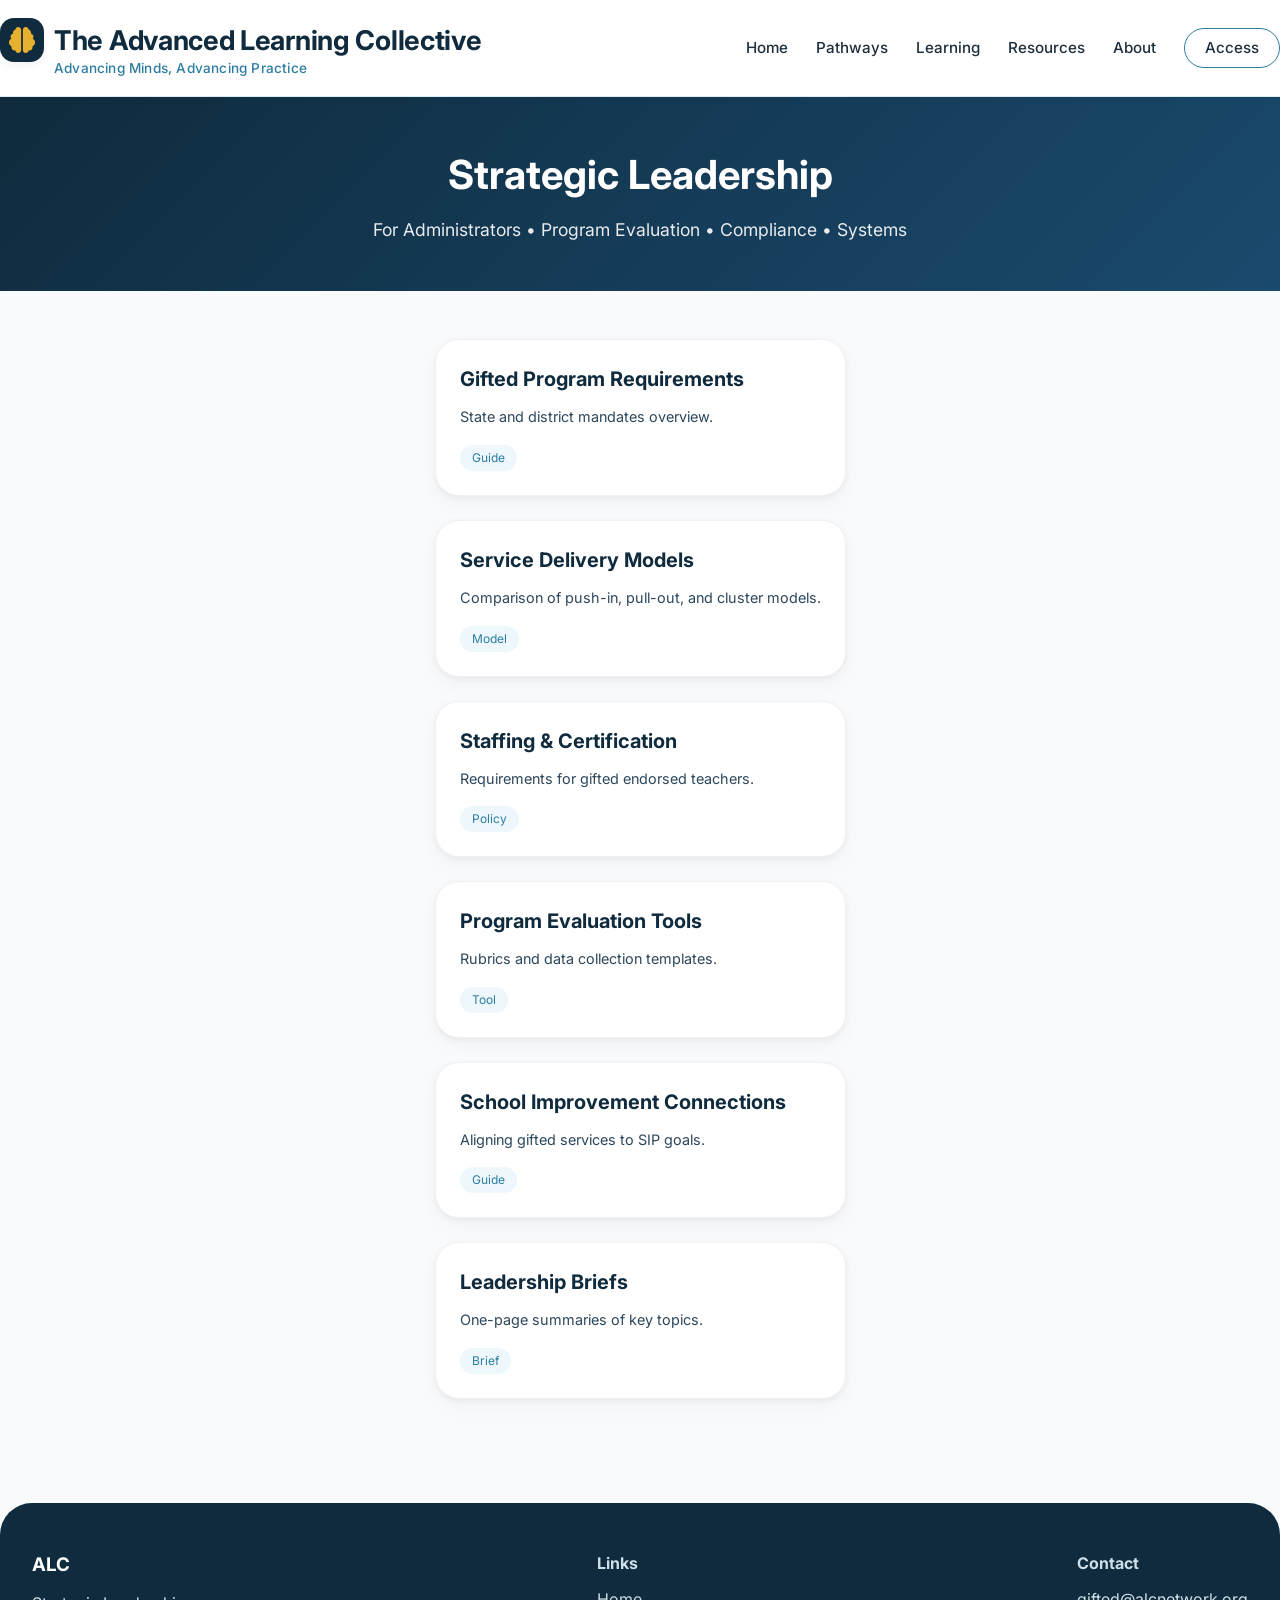
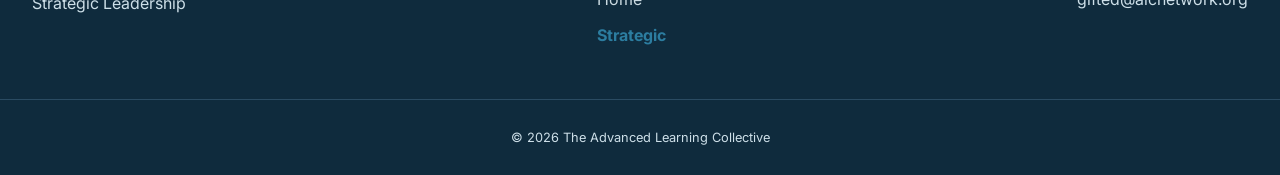
<file: strategic.html>
<!DOCTYPE html>
<html lang="en">
<head>
  <meta charset="UTF-8">
  <meta name="viewport" content="width=device-width, initial-scale=1.0">
  <title>ALC | Strategic</title>
  <link href="https://fonts.googleapis.com/css2?family=Inter:opsz,wght@14..32,300;14..32,400;14..32,600;14..32,700;14..32,800&display=swap" rel="stylesheet">
  <link rel="stylesheet" href="https://cdnjs.cloudflare.com/ajax/libs/font-awesome/6.0.0-beta3/css/all.min.css">
  <link rel="stylesheet" href="styles.css">
</head>
<body>

<header class="site-header">
  <div class="container header-flex">
    <div class="logo-area">
      <div class="logo-icon"><i class="fas fa-brain"></i></div>
      <div class="logo-text"><h1>The Advanced Learning Collective</h1><span>Advancing Minds, Advancing Practice</span></div>
    </div>
    <div class="nav-links">
      <a href="home.html">Home</a>
      <a href="paths.html">Pathways</a>
      <a href="learn.html">Learning</a>
      <a href="resources.html">Resources</a>
      <a href="about.html">About</a>
      <a href="access.html" class="btn-outline">Access</a>
    </div>
  </div>
</header>

<section class="page-header">
  <div class="container">
    <h1>Strategic Leadership</h1>
    <p>For Administrators • Program Evaluation • Compliance • Systems</p>
  </div>
</section>

<div class="container">
  <div class="resource-grid">
    <div class="resource-card"><h3>Gifted Program Requirements</h3><p>State and district mandates overview.</p><span class="resource-tag">Guide</span></div>
    <div class="resource-card"><h3>Service Delivery Models</h3><p>Comparison of push-in, pull-out, and cluster models.</p><span class="resource-tag">Model</span></div>
    <div class="resource-card"><h3>Staffing & Certification</h3><p>Requirements for gifted endorsed teachers.</p><span class="resource-tag">Policy</span></div>
    <div class="resource-card"><h3>Program Evaluation Tools</h3><p>Rubrics and data collection templates.</p><span class="resource-tag">Tool</span></div>
    <div class="resource-card"><h3>School Improvement Connections</h3><p>Aligning gifted services to SIP goals.</p><span class="resource-tag">Guide</span></div>
    <div class="resource-card"><h3>Leadership Briefs</h3><p>One-page summaries of key topics.</p><span class="resource-tag">Brief</span></div>
  </div>
</div>

<footer class="footer">
  <div class="container footer-grid">
    <div class="footer-col"><h3 style="color: white;">ALC</h3><p>Strategic Leadership</p></div>
    <div class="footer-col"><h4>Links</h4><p><a href="home.html">Home</a></p><p><a href="strategic.html">Strategic</a></p></div>
    <div class="footer-col"><h4>Contact</h4><p>gifted@alcnetwork.org</p></div>
  </div>
  <div class="container copyright"><p>© 2026 The Advanced Learning Collective</p></div>
</footer>
<script src="script.js"></script>
</body>
</html>
</file>
<file: styles.css>
/* styles.css */
* {
  margin: 0;
  padding: 0;
  box-sizing: border-box;
}

body {
  font-family: 'Inter', sans-serif;
  background-color: #f9fafc;
  color: #1a2c3e;
  line-height: 1.5;
  scroll-behavior: smooth;
  min-height: 100vh;
  display: flex;
  flex-direction: column;
}

:root {
  --primary-dark: #0f2b3d;
  --primary-accent: #2c7da0;
  --primary-light: #eef7fc;
  --gold-accent: #e6b12e;
  --gray-light: #f0f2f5;
  --gray-mid: #cfdde6;
  --text-dark: #1e2f3e;
  --text-soft: #2c475c;
  --white: #ffffff;
  --shadow-sm: 0 8px 20px rgba(0,0,0,0.03), 0 2px 6px rgba(0,0,0,0.05);
  --shadow-md: 0 12px 28px rgba(0,0,0,0.08);
  --border-radius: 20px;
  --card-radius: 24px;
}

.container {
  max-width: 1280px;
  margin: 0 auto;
  padding: 0 32px;
}

main {
  flex: 1 0 auto;
}

.site-header {
  background: var(--white);
  border-bottom: 1px solid rgba(44, 125, 160, 0.15);
  position: sticky;
  top: 0;
  z-index: 100;
  box-shadow: 0 2px 12px rgba(0,0,0,0.02);
}

.header-flex {
  display: flex;
  align-items: center;
  justify-content: space-between;
  flex-wrap: wrap;
  padding: 18px 0;
  gap: 16px;
}

.logo-area {
  display: flex;
  align-items: baseline;
  gap: 10px;
  flex-wrap: wrap;
}

.logo-icon {
  background: var(--primary-dark);
  width: 44px;
  height: 44px;
  border-radius: 14px;
  display: flex;
  align-items: center;
  justify-content: center;
  font-size: 26px;
  color: var(--gold-accent);
  box-shadow: 0 4px 8px rgba(0,0,0,0.05);
}

.logo-text h1 {
  font-size: 1.7rem;
  font-weight: 700;
  letter-spacing: -0.3px;
  color: var(--primary-dark);
  line-height: 1.2;
}

.logo-text span {
  font-size: 0.85rem;
  font-weight: 500;
  color: var(--primary-accent);
  display: block;
  letter-spacing: 0.2px;
}

.tagline-header {
  font-size: 0.9rem;
  background: var(--primary-light);
  padding: 6px 14px;
  border-radius: 40px;
  color: var(--primary-accent);
  font-weight: 500;
}

.nav-links {
  display: flex;
  gap: 28px;
  align-items: center;
  flex-wrap: wrap;
}

.nav-links a {
  text-decoration: none;
  font-weight: 500;
  color: var(--text-dark);
  transition: 0.2s;
  font-size: 0.95rem;
}

.nav-links a:hover {
  color: var(--primary-accent);
}

.btn-outline {
  border: 1.5px solid var(--primary-accent);
  padding: 8px 20px;
  border-radius: 40px;
  color: var(--primary-accent);
  background: transparent;
  font-weight: 600;
  cursor: pointer;
  text-decoration: none;
  display: inline-block;
}

.btn-outline:hover {
  background: var(--primary-accent);
  color: white;
}

.hero {
  background: linear-gradient(135deg, #fefaf0 0%, #ffffff 100%);
  padding: 64px 0 56px;
  border-bottom: 1px solid #e9edf2;
}

.hero-grid {
  display: flex;
  flex-wrap: wrap;
  justify-content: space-between;
  align-items: center;
  gap: 40px;
}

.hero-content {
  flex: 1;
}

.hero-badge {
  background: rgba(230, 177, 46, 0.12);
  display: inline-block;
  padding: 6px 14px;
  border-radius: 30px;
  font-size: 0.8rem;
  font-weight: 600;
  color: #b57c1c;
  margin-bottom: 20px;
}

.hero-content h2 {
  font-size: 3rem;
  font-weight: 800;
  line-height: 1.2;
  color: var(--primary-dark);
  letter-spacing: -1px;
  margin-bottom: 20px;
}

.hero-content p {
  font-size: 1.2rem;
  color: var(--text-soft);
  max-width: 550px;
  margin-bottom: 32px;
}

.hero-stats {
  display: flex;
  gap: 32px;
  margin-top: 16px;
}

.stat-item {
  font-weight: 600;
}

.stat-number {
  font-size: 1.8rem;
  font-weight: 800;
  color: var(--primary-accent);
}

.quick-search {
  flex: 0.9;
  background: white;
  padding: 28px;
  border-radius: var(--card-radius);
  box-shadow: var(--shadow-md);
  border: 1px solid rgba(0,0,0,0.04);
}

.quick-search h3 {
  font-size: 1.35rem;
  margin-bottom: 16px;
  font-weight: 600;
}

.search-box {
  display: flex;
  background: var(--gray-light);
  border-radius: 60px;
  padding: 6px 6px 6px 20px;
  align-items: center;
  justify-content: space-between;
  margin-bottom: 20px;
  position: relative;
}

.search-box input {
  background: transparent;
  border: none;
  padding: 14px 0;
  font-size: 1rem;
  flex: 1;
  outline: none;
  font-family: 'Inter', sans-serif;
}

.search-box button {
  background: var(--primary-accent);
  border: none;
  padding: 10px 24px;
  border-radius: 50px;
  color: white;
  font-weight: 600;
  cursor: pointer;
}

.featured-links {
  display: flex;
  gap: 12px;
  flex-wrap: wrap;
}

.featured-links a {
  background: var(--primary-light);
  padding: 6px 14px;
  border-radius: 40px;
  font-size: 0.8rem;
  text-decoration: none;
  color: var(--primary-dark);
}

.section-title {
  font-size: 2rem;
  font-weight: 700;
  margin: 56px 0 24px 0;
  color: var(--primary-dark);
  text-align: center;
}

.section-sub {
  text-align: center;
  max-width: 700px;
  margin: 0 auto 48px auto;
  color: var(--text-soft);
}

.pathways-grid {
  display: grid;
  grid-template-columns: repeat(auto-fit, minmax(260px, 1fr));
  gap: 28px;
  margin-bottom: 64px;
}

.pathway-card {
  background: var(--white);
  border-radius: var(--card-radius);
  padding: 28px 20px;
  box-shadow: var(--shadow-sm);
  transition: 0.25s ease;
  border: 1px solid #eef2f6;
}

.pathway-card:hover {
  transform: translateY(-6px);
  box-shadow: 0 20px 30px -12px rgba(0,0,0,0.1);
}

.pathway-card .resource-tag {
  display: inline-block;
  background: var(--primary-light);
  padding: 4px 12px;
  border-radius: 20px;
  font-size: 0.75rem;
  color: var(--primary-accent);
  margin-top: 12px;
}

.card-icon {
  font-size: 2.8rem;
  color: var(--primary-accent);
  margin-bottom: 20px;
}

.pathway-card h3 {
  font-size: 1.5rem;
  font-weight: 700;
  margin-bottom: 12px;
}

.pathway-card p {
  color: var(--text-soft);
  margin-bottom: 20px;
  font-size: 0.9rem;
}

.path-link {
  font-weight: 600;
  text-decoration: none;
  color: var(--primary-accent);
  display: inline-flex;
  align-items: center;
  gap: 8px;
  cursor: pointer;
}

.two-col-flex {
  display: flex;
  flex-wrap: wrap;
  gap: 32px;
  margin: 40px 0 60px;
}

.resources-preview {
  flex: 2;
  background: var(--white);
  border-radius: var(--card-radius);
  padding: 28px;
  box-shadow: var(--shadow-sm);
}

.calendar-preview {
  flex: 1.2;
  background: var(--white);
  border-radius: var(--card-radius);
  padding: 28px;
  box-shadow: var(--shadow-sm);
}

.res-item {
  display: flex;
  gap: 16px;
  padding: 14px 0;
  border-bottom: 1px solid #ecf0f3;
}

.res-icon {
  font-size: 1.6rem;
  color: var(--gold-accent);
}

.res-info h4 {
  font-weight: 700;
  margin-bottom: 4px;
}

.event-item {
  padding: 12px 0;
  border-bottom: 1px solid #ecf0f3;
  display: flex;
  gap: 12px;
}

.event-date {
  background: var(--primary-light);
  padding: 6px 12px;
  border-radius: 40px;
  font-weight: 700;
  font-size: 0.75rem;
}

.news-section {
  background: #f6faff;
  border-radius: var(--card-radius);
  padding: 32px;
  margin: 20px 0 48px;
}

.update-list {
  display: flex;
  flex-direction: column;
  gap: 20px;
}

.update-item i {
  color: var(--primary-accent);
  width: 28px;
}

.page-header {
  background: linear-gradient(135deg, #0f2b3d 0%, #1a4a6e 100%);
  padding: 48px 0;
  color: white;
  text-align: center;
}

.page-header h1 {
  font-size: 2.5rem;
  font-weight: 700;
  margin-bottom: 12px;
}

.page-header p {
  font-size: 1.1rem;
  opacity: 0.9;
}

.resource-grid {
  display: grid;
  grid-template-columns: repeat(auto-fill, minmax(300px, 1fr));
  gap: 24px;
  margin: 48px 0;
}

.resource-card {
  background: var(--white);
  border-radius: var(--card-radius);
  padding: 24px;
  box-shadow: var(--shadow-sm);
  border: 1px solid #eef2f6;
  transition: 0.2s ease;
  cursor: pointer;
}

.resource-card:hover {
  transform: translateY(-4px);
  box-shadow: var(--shadow-md);
}

.resource-card h3 {
  color: var(--primary-dark);
  margin-bottom: 12px;
  font-size: 1.25rem;
}

.resource-card p {
  color: var(--text-soft);
  font-size: 0.9rem;
  margin-bottom: 16px;
}

.resource-tag {
  display: inline-block;
  background: var(--primary-light);
  padding: 4px 12px;
  border-radius: 20px;
  font-size: 0.75rem;
  color: var(--primary-accent);
}

.slideshow-section {
  padding: 20px 0 30px 0;
  background: linear-gradient(135deg, #f8faff 0%, #ffffff 100%);
}

.slideshow-container {
  position: relative;
  max-width: 1200px;
  margin: 0 auto;
  border-radius: var(--card-radius);
  overflow: hidden;
  box-shadow: var(--shadow-md);
  background: var(--primary-dark);
}

.slideshow-wrapper {
  position: relative;
  width: 100%;
  aspect-ratio: 16 / 6.5;
  overflow: hidden;
  background: var(--primary-dark);
}

.slideshow-slides {
  display: flex;
  width: 100%;
  height: 100%;
  transition: transform 0.6s cubic-bezier(0.4, 0, 0.2, 1);
}

.slide {
  min-width: 100%;
  height: 100%;
  display: flex;
  align-items: center;
  justify-content: center;
  position: relative;
  overflow: hidden;
  flex-shrink: 0;
}

.slide img {
  width: 100%;
  height: 100%;
  object-fit: cover;
  display: block;
}

.slide-placeholder {
  display: flex;
  flex-direction: column;
  align-items: center;
  justify-content: center;
  width: 100%;
  height: 100%;
  background: linear-gradient(135deg, #1a3a5c 0%, #0f2b3d 100%);
  color: white;
  padding: 40px;
  text-align: center;
}

.slide-placeholder i {
  font-size: 4rem;
  color: var(--gold-accent);
  margin-bottom: 16px;
}

.slide-placeholder p {
  color: rgba(255, 255, 255, 0.7);
  max-width: 400px;
}

.slide-overlay {
  position: absolute;
  bottom: 0;
  left: 0;
  right: 0;
  padding: 30px 50px;
  background: linear-gradient(transparent, rgba(15, 43, 61, 0.85));
  color: white;
}

.slide-overlay h3 {
  font-size: 1.6rem;
  font-weight: 700;
  margin-bottom: 6px;
}

.slide-overlay p {
  font-size: 0.95rem;
  opacity: 0.9;
}

.slide-arrow {
  position: absolute;
  top: 50%;
  transform: translateY(-50%);
  background: rgba(255, 255, 255, 0.2);
  backdrop-filter: blur(8px);
  color: white;
  border: none;
  width: 44px;
  height: 44px;
  border-radius: 50%;
  cursor: pointer;
  font-size: 1.1rem;
  transition: all 0.3s ease;
  z-index: 10;
  display: flex;
  align-items: center;
  justify-content: center;
}

.slide-arrow:hover {
  background: rgba(255, 255, 255, 0.4);
  transform: translateY(-50%) scale(1.05);
}

.slide-arrow-left {
  left: 16px;
}

.slide-arrow-right {
  right: 16px;
}

.slide-dots {
  display: flex;
  justify-content: center;
  gap: 10px;
  padding: 14px 0;
  background: rgba(15, 43, 61, 0.05);
}

.slide-dot {
  width: 11px;
  height: 11px;
  border-radius: 50%;
  background: var(--gray-mid);
  border: none;
  cursor: pointer;
  transition: all 0.3s ease;
  padding: 0;
}

.slide-dot:hover {
  background: var(--primary-accent);
  transform: scale(1.1);
}

.slide-dot.active {
  background: var(--primary-accent);
  transform: scale(1.2);
  box-shadow: 0 0 12px rgba(44, 125, 160, 0.4);
}

.footer {
  background: var(--primary-dark);
  color: #cddfe8;
  padding: 48px 0 28px;
  margin-top: 56px;
  border-radius: 32px 32px 0 0;
  flex-shrink: 0;
  width: 100%;
}

.footer-grid {
  display: flex;
  flex-wrap: wrap;
  justify-content: space-between;
  gap: 32px;
  margin-bottom: 40px;
}

.footer-col p {
  margin: 12px 0;
}

.footer a {
  color: #cbdbe2;
  text-decoration: none;
}

.copyright {
  text-align: center;
  border-top: 1px solid #2a4b62;
  padding-top: 28px;
  font-size: 0.8rem;
}

button,
.btn-outline,
.path-link {
  cursor: pointer;
}

/* ============================================
   ACCESS TABS
   ============================================ */

.access-tab {
  padding: 12px 32px;
  border: 2px solid var(--gray-light);
  background: white;
  border-radius: 12px;
  font-weight: 600;
  cursor: pointer;
  transition: 0.2s;
  font-family: 'Inter', sans-serif;
  font-size: 1rem;
  color: var(--text-soft);
}

.access-tab:hover {
  border-color: var(--primary-accent);
  color: var(--primary-accent);
}

.access-tab.active {
  background: var(--primary-accent);
  color: white;
  border-color: var(--primary-accent);
}

/* ============================================
   CATEGORY TABS
   ============================================ */

.category-tab {
  padding: 8px 20px;
  background: var(--gray-light);
  border: 2px solid transparent;
  border-radius: 20px;
  cursor: pointer;
  font-family: 'Inter', sans-serif;
  font-weight: 500;
  font-size: 0.9rem;
  transition: 0.2s;
  color: var(--text-soft);
}

.category-tab:hover {
  border-color: var(--primary-accent);
  color: var(--primary-accent);
}

.category-tab.active {
  background: var(--primary-accent);
  color: white;
  border-color: var(--primary-accent);
}

/* ============================================
   USER GREETING & LOGOUT
   ============================================ */

#userGreeting {
  font-weight: 600;
  color: var(--primary-accent);
}

#logoutBtn {
  background: none;
  border: 1px solid #dc3545;
  color: #dc3545;
  padding: 6px 16px;
  border-radius: 20px;
  cursor: pointer;
  font-weight: 500;
  font-family: 'Inter', sans-serif;
  transition: 0.2s;
}

#logoutBtn:hover {
  background: #dc3545;
  color: white;
}

/* ============================================
   ADMIN CONTROLS
   ============================================ */

#adminControls button {
  transition: transform 0.2s, box-shadow 0.2s;
}

#adminControls button:hover {
  transform: scale(1.1);
  box-shadow: 0 8px 30px rgba(44, 125, 160, 0.3);
}

/* ============================================
   FILE LIST ITEMS
   ============================================ */

.file-list-item {
  background: white;
  border-radius: 16px;
  padding: 20px;
  border: 1px solid #eef2f6;
  transition: 0.2s;
}

.file-list-item:hover {
  transform: translateY(-2px);
  box-shadow: var(--shadow-md);
}

/* ============================================
   SEARCH DROPDOWN STYLES
   ============================================ */

#searchDropdown {
  position: absolute;
  top: 100%;
  left: 0;
  right: 0;
  background: white;
  border-radius: 12px;
  box-shadow: var(--shadow-md);
  margin-top: 8px;
  max-height: 400px;
  overflow-y: auto;
  z-index: 1000;
  border: 1px solid var(--gray-light);
}

#searchDropdown::-webkit-scrollbar {
  width: 6px;
}

#searchDropdown::-webkit-scrollbar-track {
  background: var(--gray-light);
  border-radius: 8px;
}

#searchDropdown::-webkit-scrollbar-thumb {
  background: var(--primary-accent);
  border-radius: 8px;
}

.search-result-item {
  padding: 12px 16px;
  display: flex;
  align-items: center;
  gap: 12px;
  cursor: pointer;
  border-bottom: 1px solid var(--gray-light);
  transition: background 0.2s;
}

.search-result-item:hover {
  background: var(--primary-light);
}

.search-result-item:last-child {
  border-bottom: none;
}

/* Highlight animation for search results */
@keyframes highlightPulse {
  0% { border-color: var(--gold-accent); box-shadow: 0 0 20px rgba(230, 177, 46, 0.3); }
  50% { border-color: var(--gold-accent); box-shadow: 0 0 40px rgba(230, 177, 46, 0.5); }
  100% { border-color: var(--gold-accent); box-shadow: 0 0 20px rgba(230, 177, 46, 0.3); }
}

.highlighted-result {
  animation: highlightPulse 2s ease-in-out 3;
  border: 3px solid var(--gold-accent) !important;
}

/* ============================================
   VIDEO PLAYER MODAL
   ============================================ */

#videoPlayerModal {
  display: none;
  position: fixed;
  top: 0;
  left: 0;
  width: 100%;
  height: 100%;
  background: rgba(0,0,0,0.9);
  backdrop-filter: blur(8px);
  z-index: 2000;
  align-items: center;
  justify-content: center;
}

#videoPlayerModal > div {
  position: relative;
  width: 90%;
  max-width: 900px;
  background: #000;
  border-radius: 16px;
  overflow: hidden;
}

#videoPlayerModal .close-btn {
  position: absolute;
  top: 16px;
  right: 20px;
  background: rgba(255,255,255,0.2);
  border: none;
  color: white;
  font-size: 28px;
  cursor: pointer;
  z-index: 10;
  padding: 8px 16px;
  border-radius: 8px;
  transition: 0.2s;
}

#videoPlayerModal .close-btn:hover {
  background: rgba(255,255,255,0.3);
}

#videoPlayer {
  width: 100%;
  display: block;
  max-height: 80vh;
  background: #000;
}

#videoInfo {
  padding: 16px 24px;
  background: #111;
  color: white;
}

#videoInfo h3 {
  margin-bottom: 4px;
  font-size: 1.2rem;
}

#videoInfo p {
  opacity: 0.7;
  font-size: 0.9rem;
  margin: 0;
}

/* ============================================
   PATHWAY CARD CLICKABLE STYLES
   ============================================ */

.pathway-card.clickable {
  cursor: pointer;
  transition: transform 0.2s, box-shadow 0.2s;
}

.pathway-card.clickable:hover {
  transform: translateY(-4px);
  box-shadow: var(--shadow-md);
}

/* ============================================
   RESPONSIVE
   ============================================ */

@media (max-width: 780px) {
  .container {
    padding: 0 20px;
  }
  .hero-content h2 {
    font-size: 2.2rem;
  }
  .header-flex {
    flex-direction: column;
    align-items: start;
  }
}

@media (max-width: 768px) {
  .slideshow-wrapper {
    aspect-ratio: 16 / 9;
  }
  .slide-overlay {
    padding: 16px 20px;
  }
  .slide-overlay h3 {
    font-size: 1.1rem;
  }
  .slide-overlay p {
    font-size: 0.8rem;
  }
  .slide-arrow {
    width: 32px;
    height: 32px;
    font-size: 0.8rem;
  }
  .slide-arrow-left {
    left: 8px;
  }
  .slide-arrow-right {
    right: 8px;
  }
  .slide-dots {
    gap: 8px;
    padding: 10px 0;
  }
  .slide-dot {
    width: 9px;
    height: 9px;
  }
  
  .access-tab {
    padding: 10px 20px;
    font-size: 0.9rem;
  }
  
  .category-tab {
    padding: 6px 14px;
    font-size: 0.8rem;
  }

  #videoPlayerModal > div {
    width: 95%;
  }
  
  #videoInfo {
    padding: 12px 16px;
  }
  
  #videoInfo h3 {
    font-size: 1rem;
  }
  
  #videoInfo p {
    font-size: 0.8rem;
  }

  #searchDropdown {
    max-height: 300px;
    margin-top: 4px;
    border-radius: 8px;
  }
  
  .search-result-item {
    padding: 10px 12px;
  }
  
  .search-result-item div:first-child {
    font-size: 1.2rem;
    width: 32px;
  }
}

@media (max-width: 480px) {
  .nav-links {
    gap: 12px;
  }
  .nav-links a {
    font-size: 0.8rem;
  }
  .btn-outline {
    padding: 6px 12px;
    font-size: 0.8rem;
  }
  .hero-content h2 {
    font-size: 1.8rem;
  }
  .hero-stats {
    gap: 16px;
  }
  .stat-number {
    font-size: 1.4rem;
  }
  .quick-search {
    padding: 20px;
  }

  #videoPlayerModal .close-btn {
    top: 8px;
    right: 12px;
    font-size: 22px;
    padding: 4px 12px;
  }

  #searchDropdown {
    max-height: 250px;
    position: fixed;
    top: auto;
    left: 20px;
    right: 20px;
    bottom: 20px;
    border-radius: 12px;
    max-height: 60vh;
  }
}
</file>
